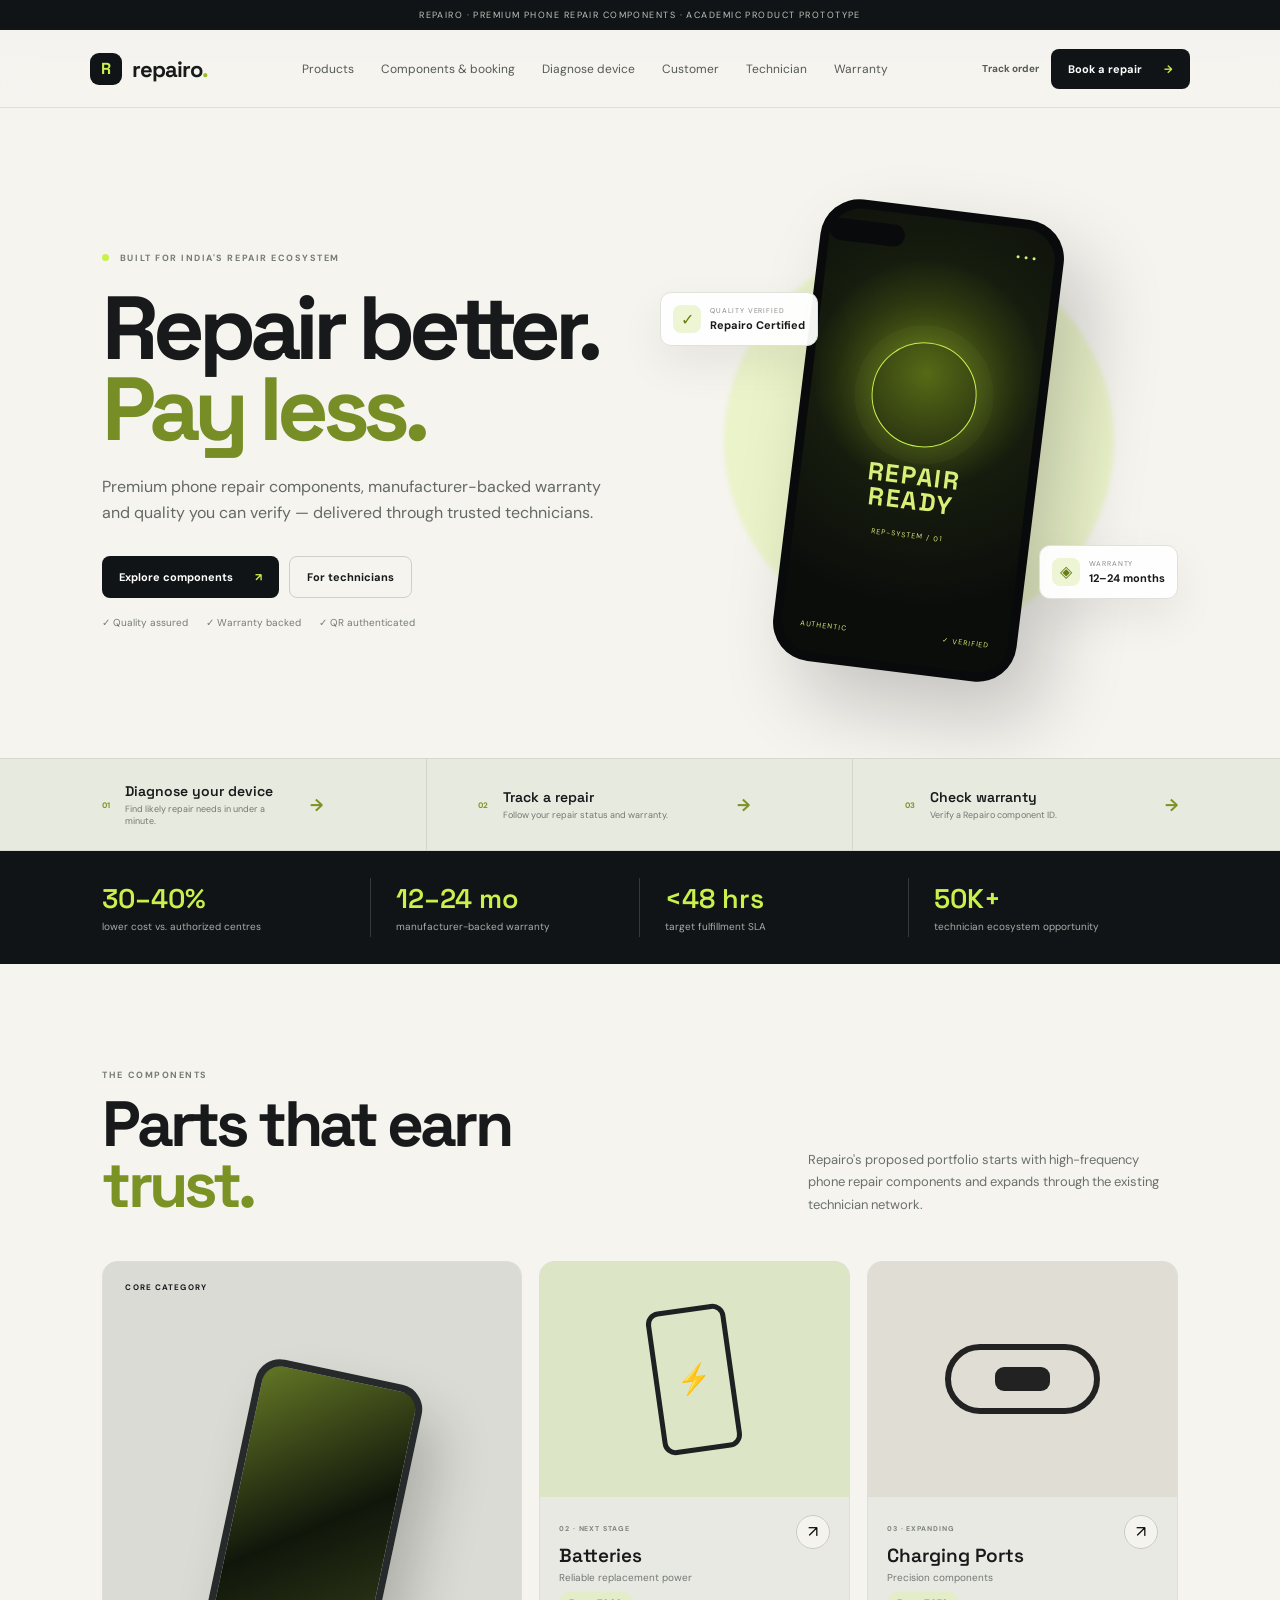
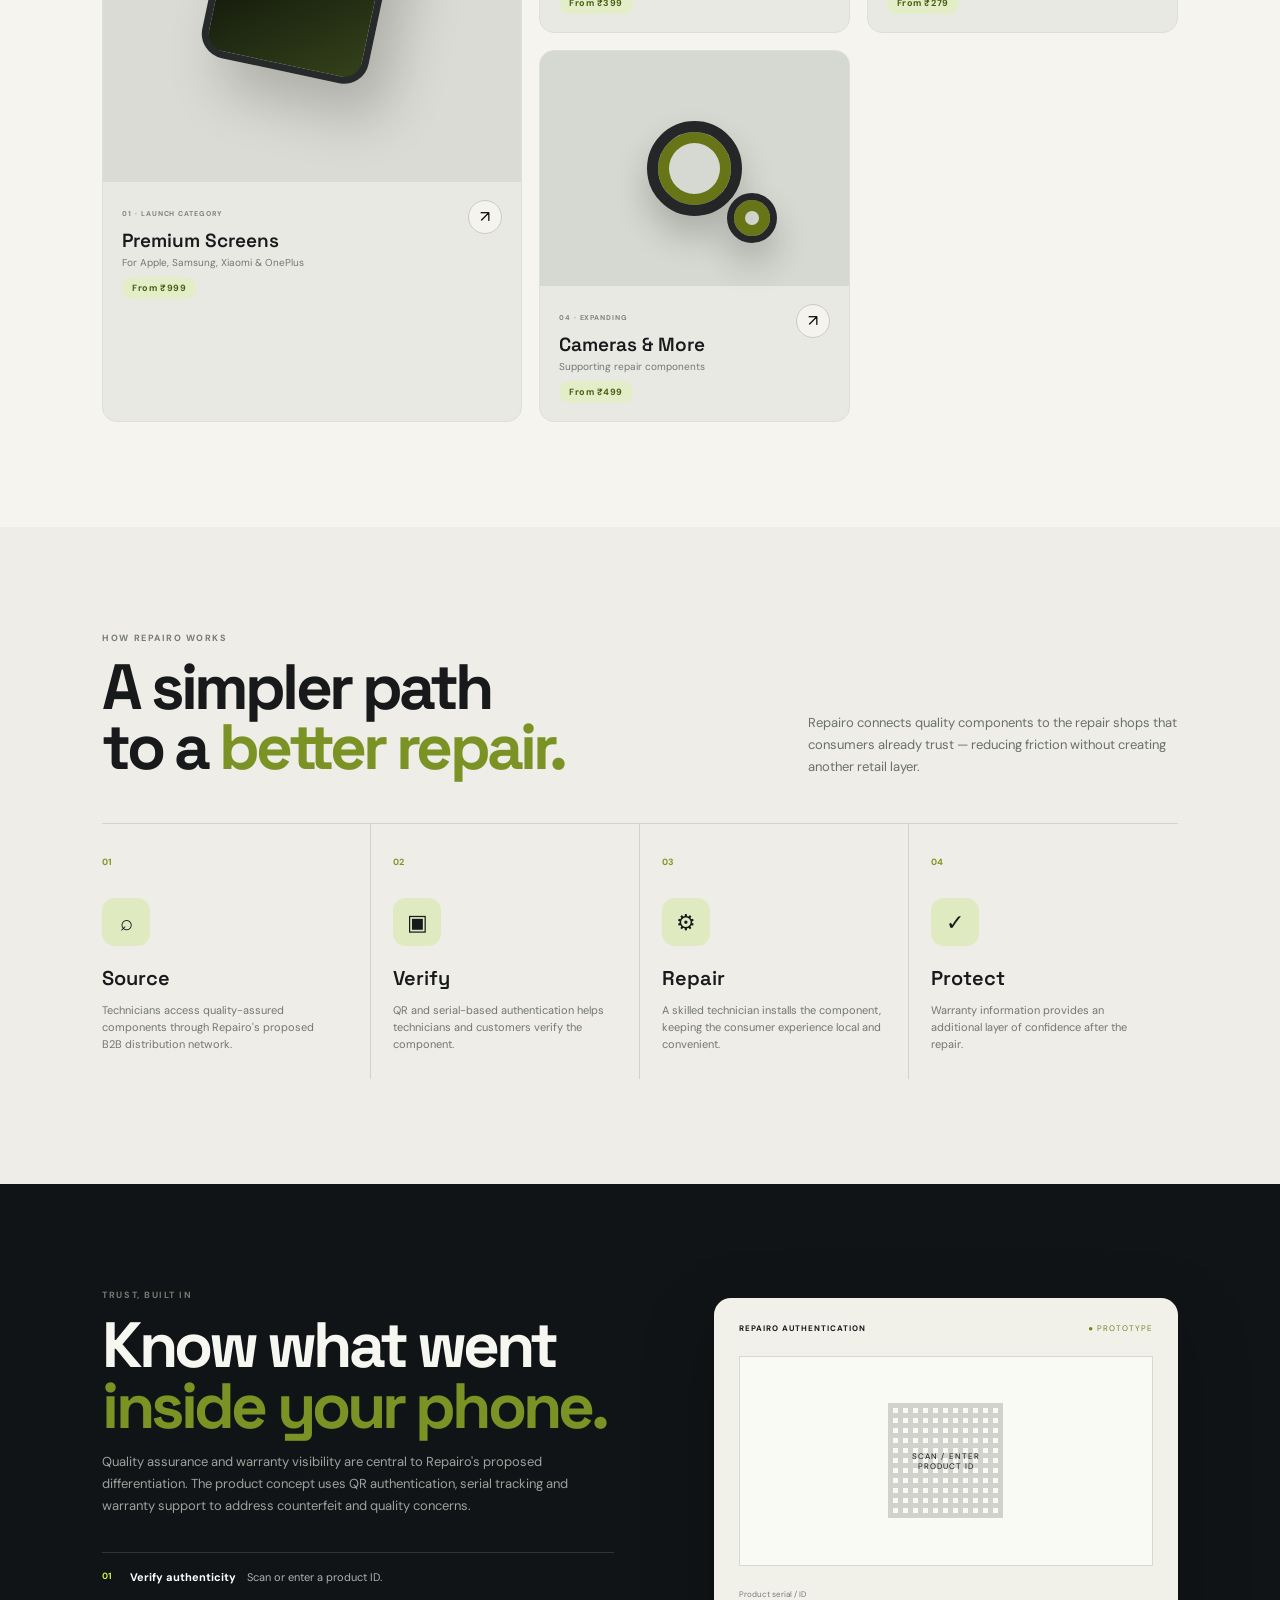
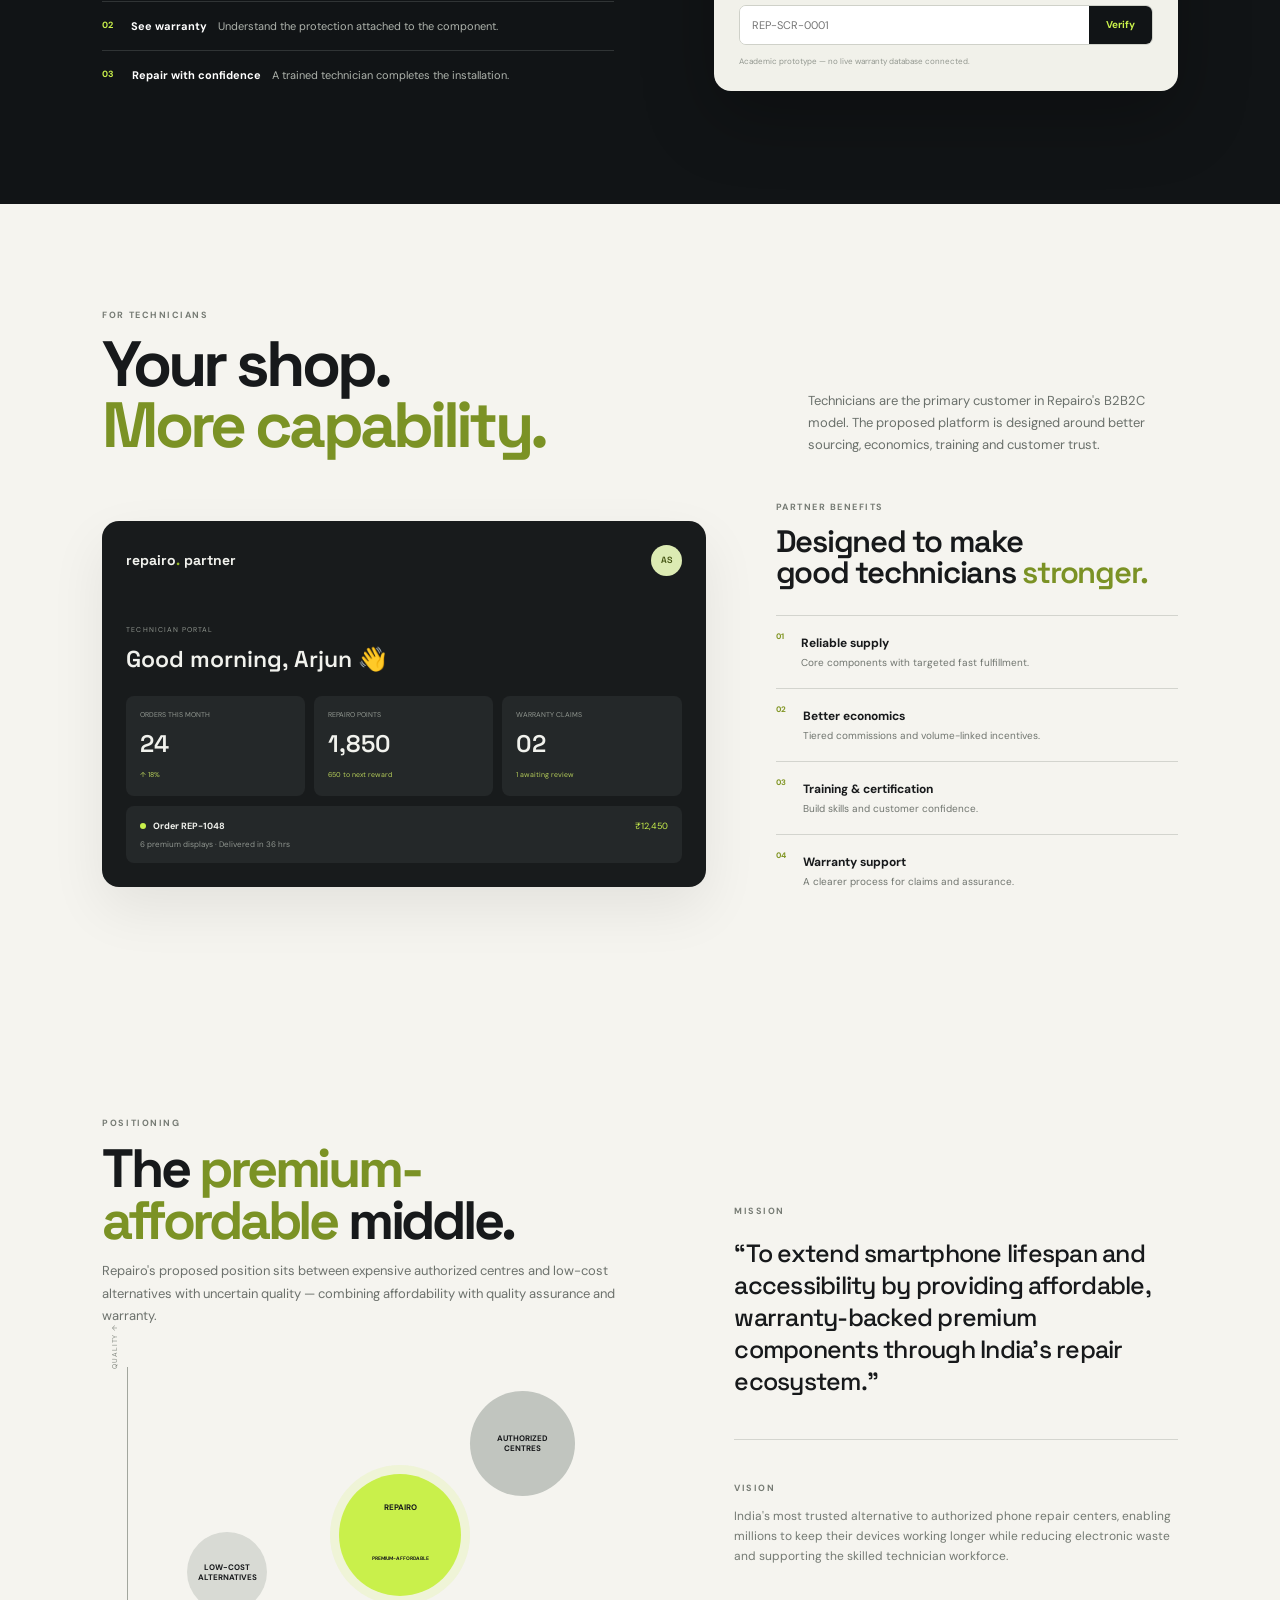
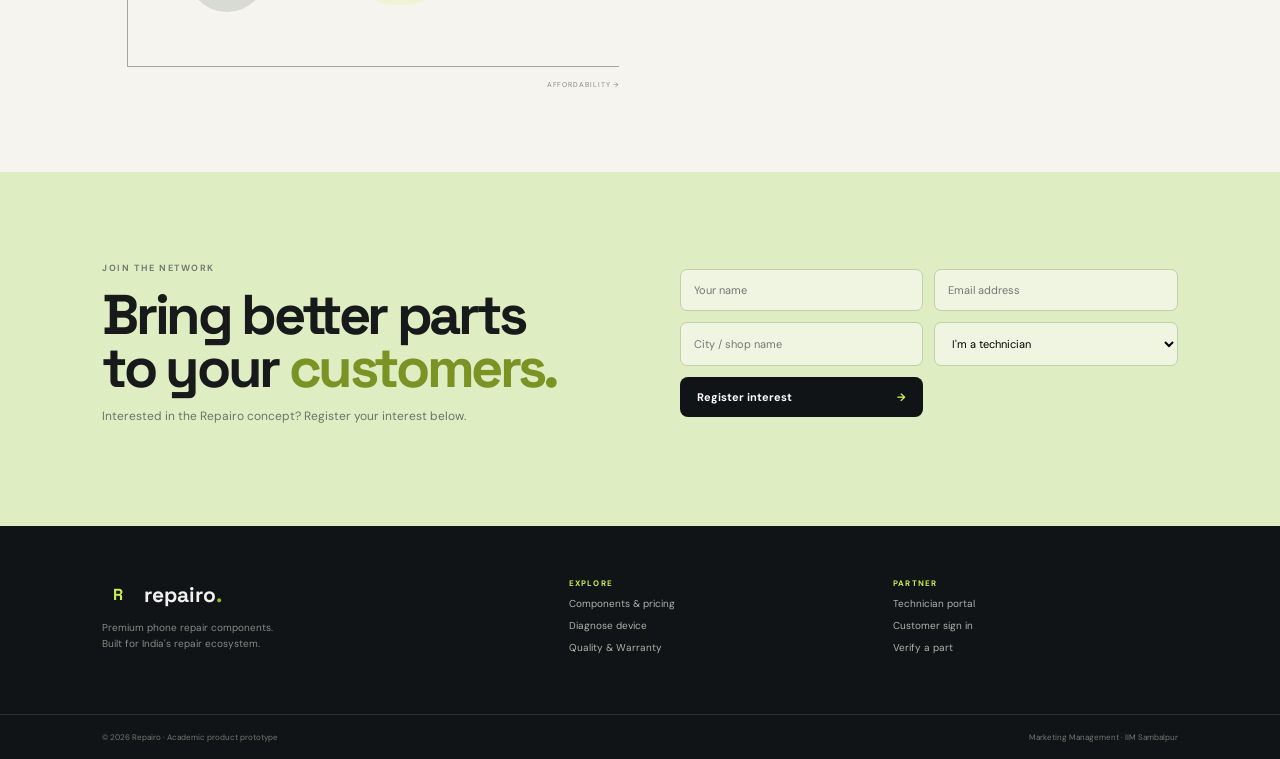
<file: index.html>
<!DOCTYPE html>
<html lang="en">
<head>
  <meta charset="UTF-8">
  <meta name="viewport" content="width=device-width, initial-scale=1.0">
  <meta name="description" content="Repairo — premium phone repair components, warranty-backed and built for India's repair ecosystem.">
  <title>Repairo | Premium Repair Components</title>
  <link rel="preconnect" href="https://fonts.googleapis.com">
  <link rel="preconnect" href="https://fonts.gstatic.com" crossorigin>
  <link href="https://fonts.googleapis.com/css2?family=DM+Sans:wght@400;500;600;700&family=Space+Grotesk:wght@500;600;700&display=swap" rel="stylesheet">
  <link rel="stylesheet" href="style.css">
</head>
<body>
  <div class="topbar">REPAIRO · PREMIUM PHONE REPAIR COMPONENTS · ACADEMIC PRODUCT PROTOTYPE</div>

  <header class="navbar">
    <a class="logo" href="#home"><span class="logo-box">R</span><span>repairo<span class="lime">.</span></span></a>
    <nav id="nav">
      <a href="#products">Products</a>
      <a href="components.html">Components & booking</a>
      <a href="diagnose.html">Diagnose device</a>
      <a href="customer.html">Customer</a>
      <a href="technician.html">Technician</a>
      <a href="warranty.html">Warranty</a>
    </nav>
    <div class="nav-actions"><a class="nav-login" href="track.html">Track order</a><a class="nav-button" href="components.html">Book a repair <b>→</b></a></div>
    <button class="hamburger" id="hamburger">☰</button>
  </header>

  <main>
    <section class="hero" id="home">
      <div class="hero-content">
        <div class="eyebrow"><span class="live-dot"></span> BUILT FOR INDIA'S REPAIR ECOSYSTEM</div>
        <h1>Repair better.<br><span>Pay less.</span></h1>
        <p>Premium phone repair components, manufacturer-backed warranty and quality you can verify — delivered through trusted technicians.</p>
        <div class="actions">
          <a class="button dark" href="#products">Explore components <b>↗</b></a>
          <a class="button light" href="#technicians">For technicians</a>
        </div>
        <div class="mini-proof"><span>✓ Quality assured</span><span>✓ Warranty backed</span><span>✓ QR authenticated</span></div>
      </div>

      <div class="hero-visual">
        <div class="glow"></div>
        <div class="phone">
          <div class="phone-camera"></div>
          <div class="phone-screen">
            <div class="phone-status"><span>09:41</span><span>● ● ●</span></div>
            <div class="scan">
              <div class="scan-circle"></div>
              <strong>REPAIR<br>READY</strong>
              <small>REP-SYSTEM / 01</small>
            </div>
            <div class="phone-footer"><span>AUTHENTIC</span><span>✓ VERIFIED</span></div>
          </div>
        </div>
        <div class="float-card card-one"><span class="icon">✓</span><div><small>QUALITY VERIFIED</small><strong>Repairo Certified</strong></div></div>
        <div class="float-card card-two"><span class="icon">◈</span><div><small>WARRANTY</small><strong>12–24 months</strong></div></div>
      </div>
    </section>

    <section class="quick-tools">
      <a href="diagnose.html"><span>01</span><div><b>Diagnose your device</b><small>Find likely repair needs in under a minute.</small></div><strong>→</strong></a>
      <a href="track.html"><span>02</span><div><b>Track a repair</b><small>Follow your repair status and warranty.</small></div><strong>→</strong></a>
      <a href="warranty.html"><span>03</span><div><b>Check warranty</b><small>Verify a Repairo component ID.</small></div><strong>→</strong></a>
    </section>

    <section class="metrics">
      <div><strong>30–40%</strong><span>lower cost vs. authorized centres</span></div>
      <div><strong>12–24 mo</strong><span>manufacturer-backed warranty</span></div>
      <div><strong>&lt;48 hrs</strong><span>target fulfillment SLA</span></div>
      <div><strong>50K+</strong><span>technician ecosystem opportunity</span></div>
    </section>

    <section class="section" id="products">
      <div class="section-heading">
        <div><div class="eyebrow">THE COMPONENTS</div><h2>Parts that earn<br><span>trust.</span></h2></div>
        <p>Repairo's proposed portfolio starts with high-frequency phone repair components and expands through the existing technician network.</p>
      </div>

      <div class="products">
        <article class="product featured" data-product="screens">
          <div class="product-art display-art"><label>CORE CATEGORY</label><div class="display"></div></div>
          <div class="product-copy"><div><small>01 · LAUNCH CATEGORY</small><h3>Premium Screens</h3><p>For Apple, Samsung, Xiaomi & OnePlus</p></div><button>↗</button></div>
        </article>
        <article class="product" data-product="batteries">
          <div class="product-art battery-art"><div class="battery">⚡</div></div>
          <div class="product-copy"><div><small>02 · NEXT STAGE</small><h3>Batteries</h3><p>Reliable replacement power</p></div><button>↗</button></div>
        </article>
        <article class="product" data-product="charging">
          <div class="product-art port-art"><div class="charging-port"></div></div>
          <div class="product-copy"><div><small>03 · EXPANDING</small><h3>Charging Ports</h3><p>Precision components</p></div><button>↗</button></div>
        </article>
        <article class="product" data-product="cameras">
          <div class="product-art camera-art"><div class="camera-lens"></div><div class="camera-lens small"></div></div>
          <div class="product-copy"><div><small>04 · EXPANDING</small><h3>Cameras & More</h3><p>Supporting repair components</p></div><button>↗</button></div>
        </article>
      </div>
    </section>

    <section class="how section" id="how">
      <div class="section-heading">
        <div><div class="eyebrow">HOW REPAIRO WORKS</div><h2>A simpler path<br>to a <span>better repair.</span></h2></div>
        <p>Repairo connects quality components to the repair shops that consumers already trust — reducing friction without creating another retail layer.</p>
      </div>
      <div class="steps">
        <div class="step"><span>01</span><div class="step-icon">⌕</div><h3>Source</h3><p>Technicians access quality-assured components through Repairo's proposed B2B distribution network.</p></div>
        <div class="step"><span>02</span><div class="step-icon">▣</div><h3>Verify</h3><p>QR and serial-based authentication helps technicians and customers verify the component.</p></div>
        <div class="step"><span>03</span><div class="step-icon">⚙</div><h3>Repair</h3><p>A skilled technician installs the component, keeping the consumer experience local and convenient.</p></div>
        <div class="step"><span>04</span><div class="step-icon">✓</div><h3>Protect</h3><p>Warranty information provides an additional layer of confidence after the repair.</p></div>
      </div>
    </section>

    <section class="trust" id="quality">
      <div class="trust-copy">
        <div class="eyebrow">TRUST, BUILT IN</div>
        <h2>Know what went<br><span>inside your phone.</span></h2>
        <p>Quality assurance and warranty visibility are central to Repairo's proposed differentiation. The product concept uses QR authentication, serial tracking and warranty support to address counterfeit and quality concerns.</p>
        <div class="trust-list">
          <div><b>01</b><span><strong>Verify authenticity</strong> Scan or enter a product ID.</span></div>
          <div><b>02</b><span><strong>See warranty</strong> Understand the protection attached to the component.</span></div>
          <div><b>03</b><span><strong>Repair with confidence</strong> A trained technician completes the installation.</span></div>
        </div>
      </div>

      <div class="verify-box">
        <div class="verify-head"><b>REPAIRO AUTHENTICATION</b><span>● PROTOTYPE</span></div>
        <div class="qr"><div class="qr-pattern"></div><span>SCAN / ENTER<br>PRODUCT ID</span></div>
        <label>Product serial / ID</label>
        <div class="verify-input"><input id="serial" placeholder="REP-SCR-0001"><button id="verify">Verify</button></div>
        <div id="verify-result"></div>
        <small class="note">Academic prototype — no live warranty database connected.</small>
      </div>
    </section>

    <section class="section technician-section" id="technicians">
      <div class="section-heading">
        <div><div class="eyebrow">FOR TECHNICIANS</div><h2>Your shop.<br><span>More capability.</span></h2></div>
        <p>Technicians are the primary customer in Repairo's B2B2C model. The proposed platform is designed around better sourcing, economics, training and customer trust.</p>
      </div>

      <div class="tech-grid">
        <div class="dashboard">
          <div class="dash-nav"><b>repairo<span class="lime">.</span> partner</b><span class="avatar">AS</span></div>
          <div class="dash-welcome"><small>TECHNICIAN PORTAL</small><h3>Good morning, Arjun 👋</h3></div>
          <div class="dash-cards">
            <div><small>ORDERS THIS MONTH</small><strong>24</strong><em>↑ 18%</em></div>
            <div><small>REPAIRO POINTS</small><strong>1,850</strong><em>650 to next reward</em></div>
            <div><small>WARRANTY CLAIMS</small><strong>02</strong><em>1 awaiting review</em></div>
          </div>
          <div class="recent"><div><span class="green"></span><b>Order REP-1048</b><span>₹12,450</span></div><small>6 premium displays · Delivered in 36 hrs</small></div>
        </div>

        <div class="benefits">
          <div class="eyebrow">PARTNER BENEFITS</div>
          <h3>Designed to make<br>good technicians <span>stronger.</span></h3>
          <div class="benefit"><b>01</b><div><strong>Reliable supply</strong><p>Core components with targeted fast fulfillment.</p></div></div>
          <div class="benefit"><b>02</b><div><strong>Better economics</strong><p>Tiered commissions and volume-linked incentives.</p></div></div>
          <div class="benefit"><b>03</b><div><strong>Training & certification</strong><p>Build skills and customer confidence.</p></div></div>
          <div class="benefit"><b>04</b><div><strong>Warranty support</strong><p>A clearer process for claims and assurance.</p></div></div>
        </div>
      </div>
    </section>

    <section class="positioning section" id="about">
      <div class="position-card">
        <div class="eyebrow">POSITIONING</div>
        <h2>The <span>premium-affordable</span> middle.</h2>
        <p>Repairo's proposed position sits between expensive authorized centres and low-cost alternatives with uncertain quality — combining affordability with quality assurance and warranty.</p>
        <div class="map">
          <i class="quality-axis">QUALITY ↑</i><i class="price-axis">AFFORDABILITY →</i>
          <span class="bubble low">LOW-COST<br>ALTERNATIVES</span>
          <span class="bubble oem">AUTHORIZED<br>CENTRES</span>
          <span class="bubble repairo">REPAIRO<small>PREMIUM-AFFORDABLE</small></span>
        </div>
      </div>
      <div class="purpose">
        <div class="eyebrow">MISSION</div>
        <blockquote>“To extend smartphone lifespan and accessibility by providing affordable, warranty-backed premium components through India's repair ecosystem.”</blockquote>
        <div class="divider"></div>
        <div class="eyebrow">VISION</div>
        <p>India's most trusted alternative to authorized phone repair centers, enabling millions to keep their devices working longer while reducing electronic waste and supporting the skilled technician workforce.</p>
      </div>
    </section>

    <section class="partner" id="partner">
      <div><div class="eyebrow">JOIN THE NETWORK</div><h2>Bring better parts<br>to your <span>customers.</span></h2><p>Interested in the Repairo concept? Register your interest below.</p></div>
      <form id="partner-form">
        <input required placeholder="Your name">
        <input required type="email" placeholder="Email address">
        <input placeholder="City / shop name">
        <select><option>I'm a technician</option><option>I'm a business partner</option><option>I'm a consumer</option></select>
        <button class="button dark" type="submit">Register interest <b>→</b></button>
        <div id="form-message"></div>
      </form>
    </section>
  </main>

  <footer>
    <div class="footer-main">
      <div class="footer-brand"><span class="logo-box">R</span><strong>repairo<span class="lime">.</span></strong><p>Premium phone repair components.<br>Built for India's repair ecosystem.</p></div>
      <div class="footer-column"><b>EXPLORE</b><a href="components.html">Components & pricing</a><a href="diagnose.html">Diagnose device</a><a href="warranty.html">Quality & Warranty</a></div>
      <div class="footer-column"><b>PARTNER</b><a href="technician.html">Technician portal</a><a href="customer.html">Customer sign in</a><a href="warranty.html">Verify a part</a></div>
    </div>
    <div class="footer-bottom"><span>© 2026 Repairo · Academic product prototype</span><span>Marketing Management · IIM Sambalpur</span></div>
  </footer>

  <div class="modal hidden" id="modal">
    <div class="backdrop"></div>
    <div class="modal-box"><button id="close">×</button><div class="eyebrow">REPAIRO COMPONENT</div><h2 id="modal-title"></h2><p id="modal-description"></p><div class="pills"><span>✓ Quality assured</span><span>✓ Warranty backed</span><span>✓ QR authenticated</span></div><a class="button dark" href="#partner" id="modal-link">Request product details →</a></div>
  </div>
  <script src="config.js"></script>
  <script src="catalog-data.js"></script>
  <script src="script.js"></script>
</body>
</html>
</file>
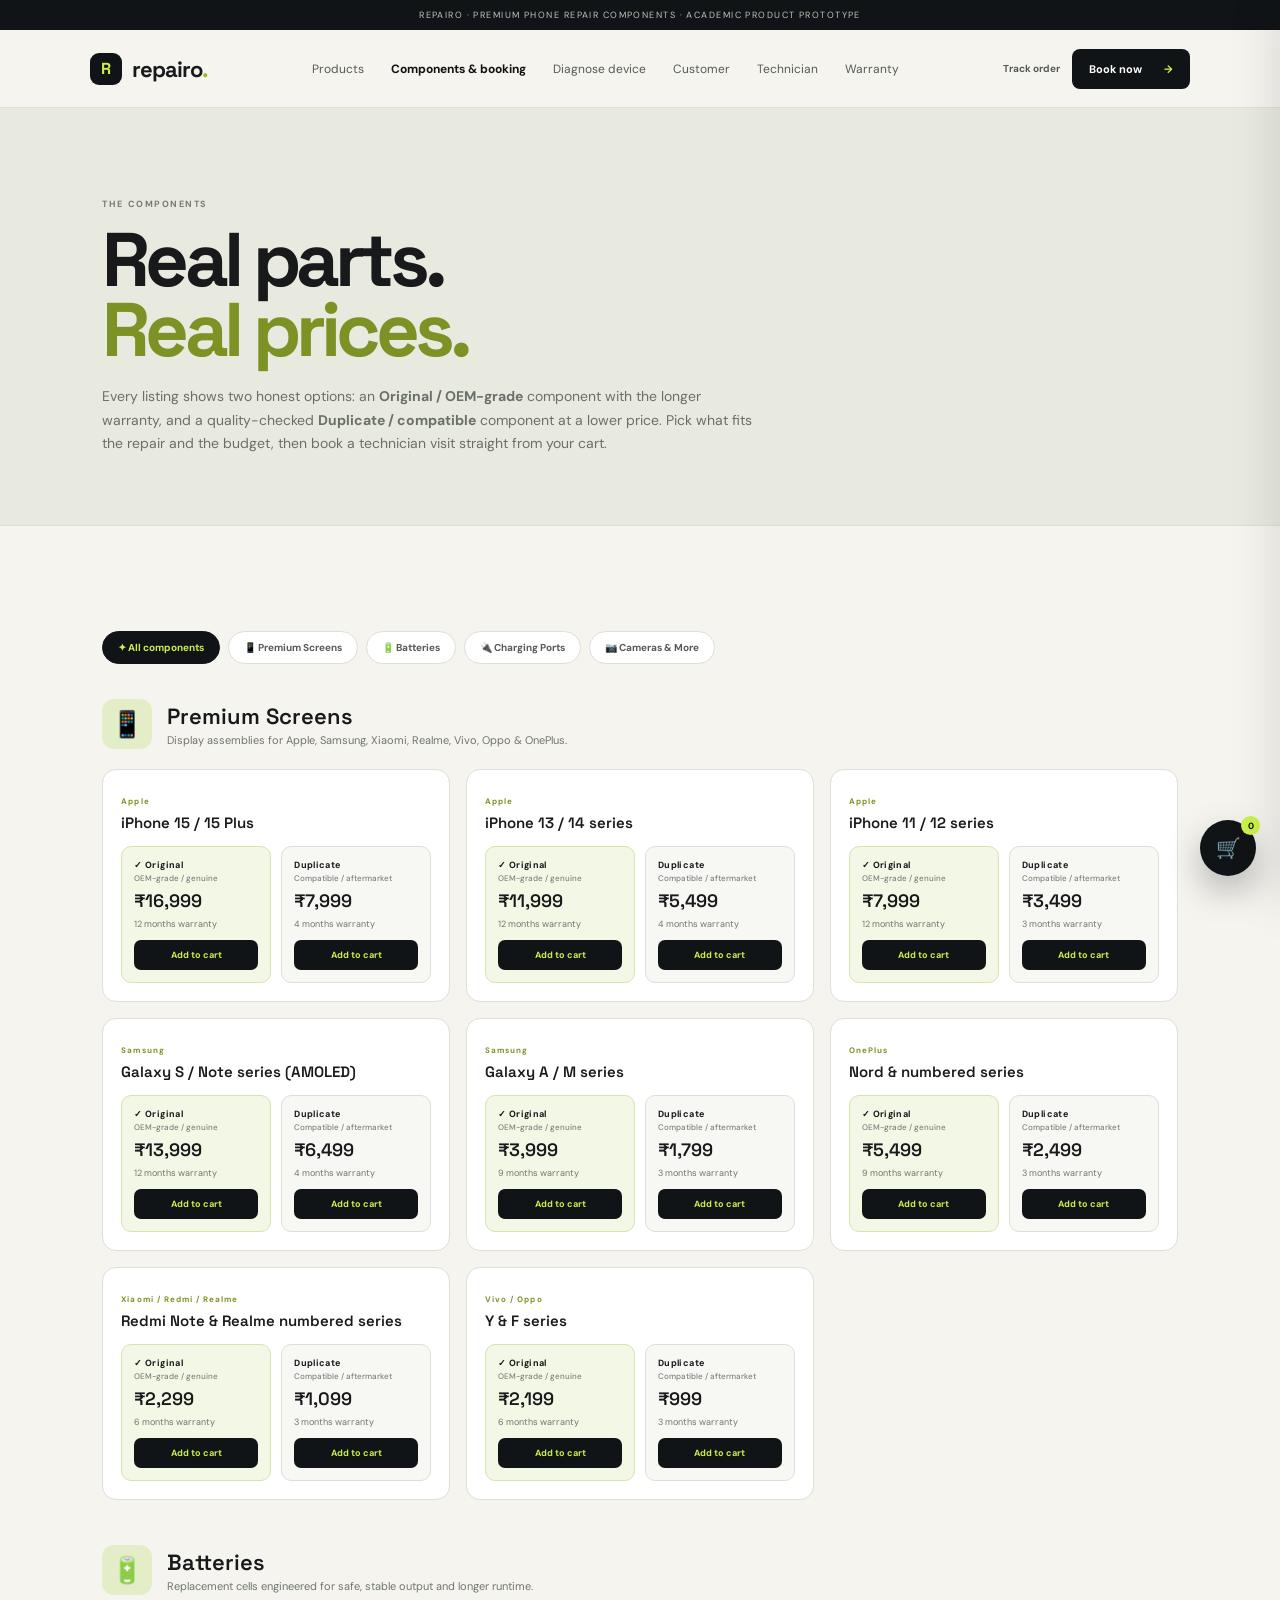
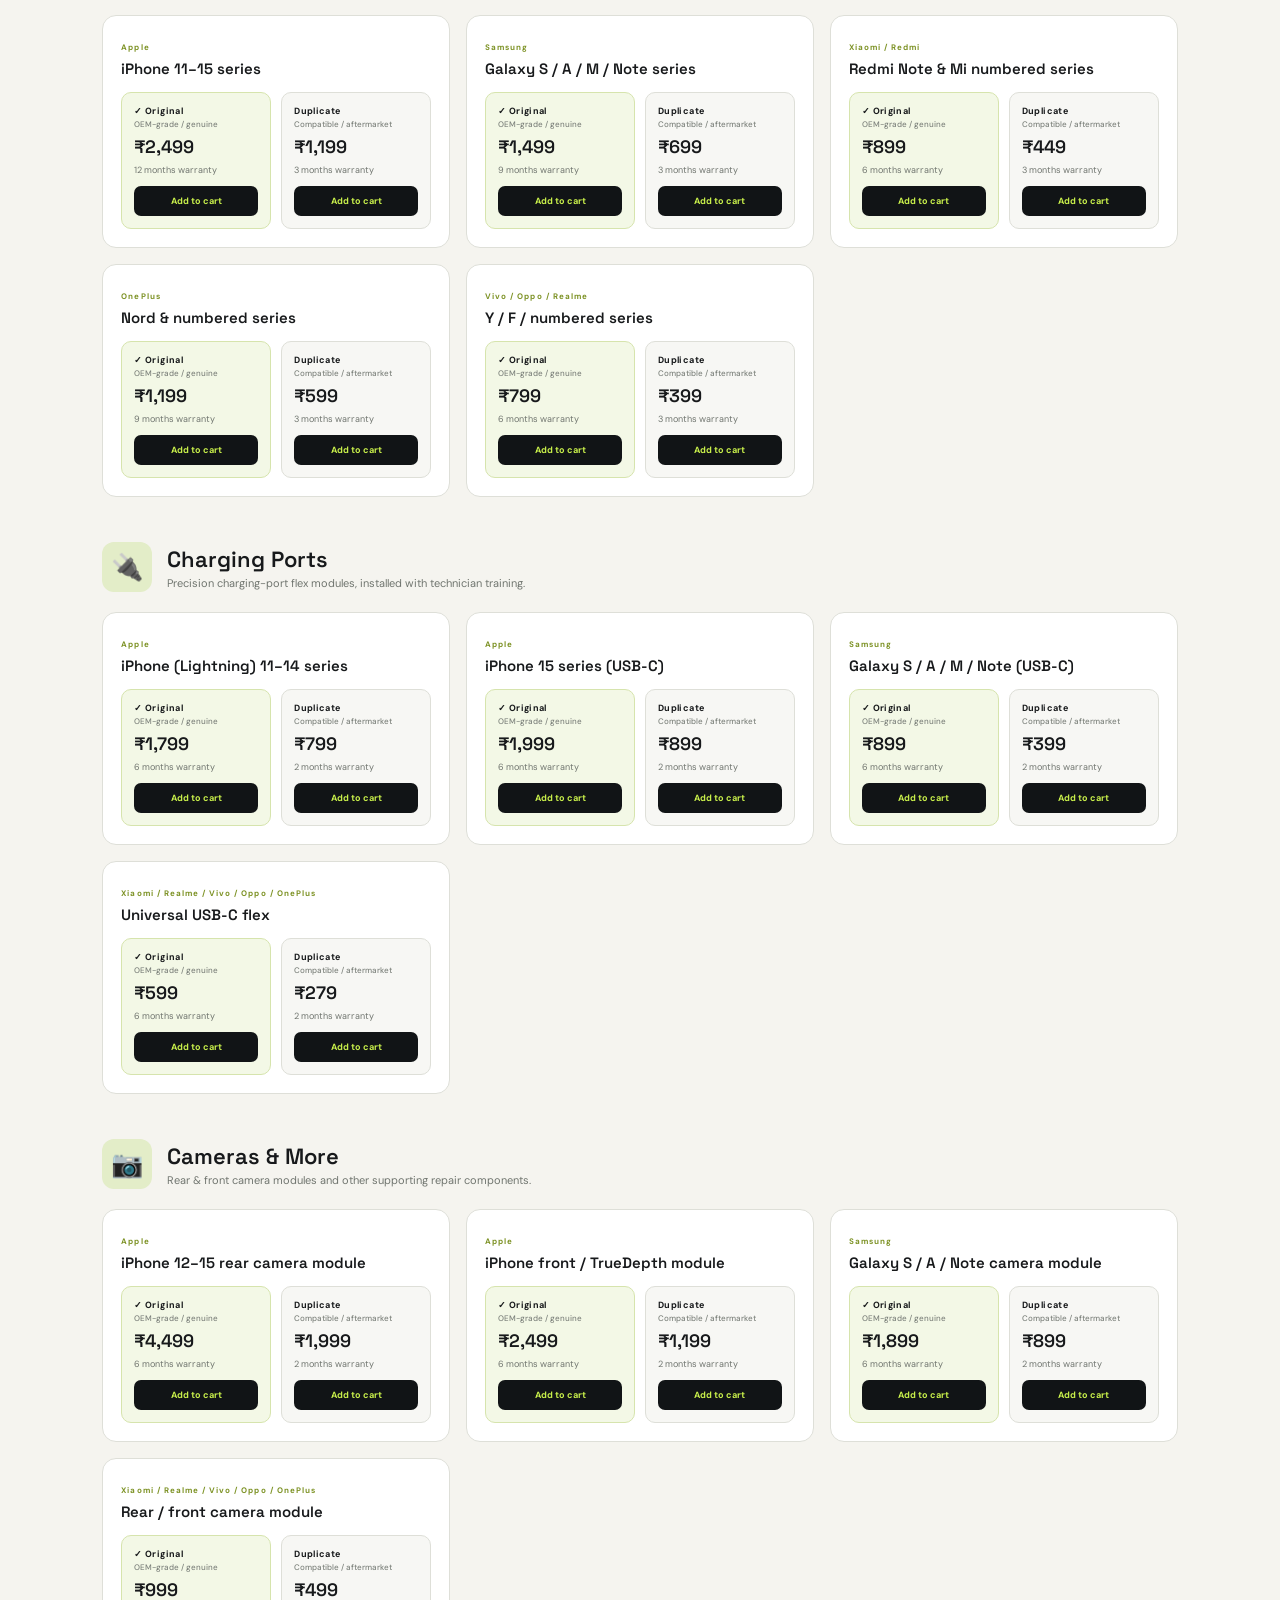
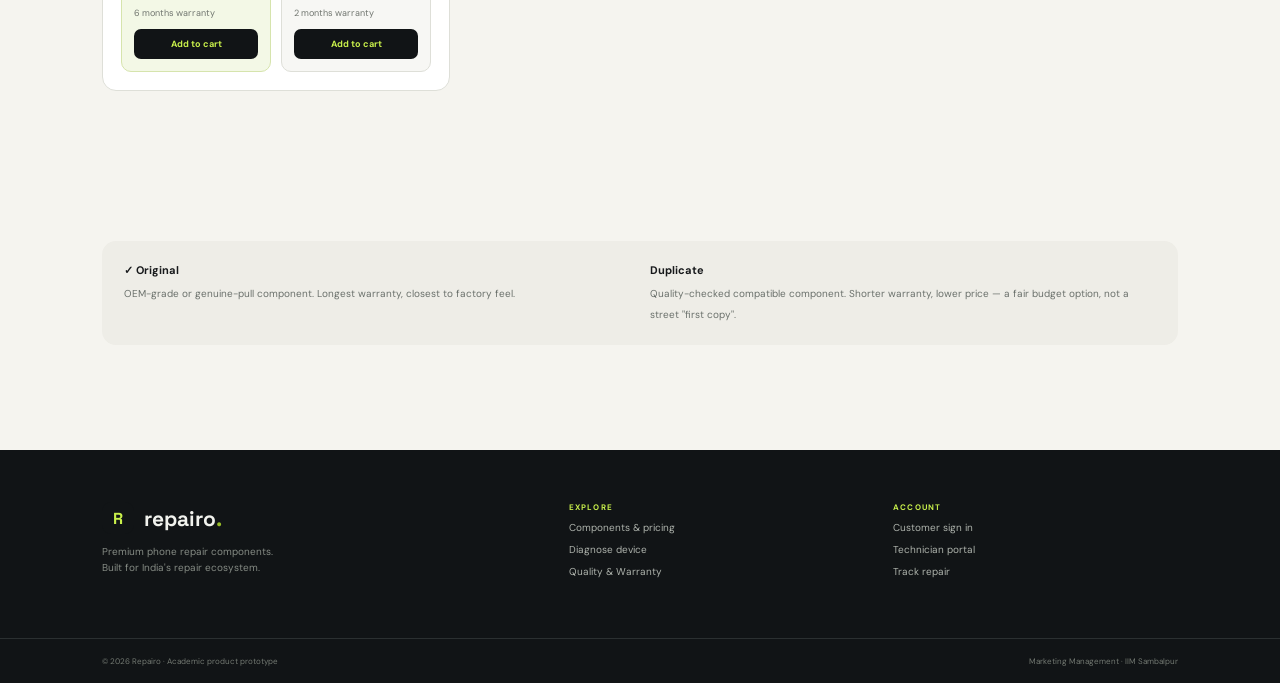
<file: components - Copy.html>
<!DOCTYPE html>
<html lang="en">
<head>
<meta charset="UTF-8">
<meta name="viewport" content="width=device-width, initial-scale=1.0">
<meta name="description" content="Repairo components catalogue — real Original and Duplicate pricing for every part.">
<title>Components & Pricing | Repairo</title>
<link rel="preconnect" href="https://fonts.googleapis.com">
<link rel="preconnect" href="https://fonts.gstatic.com" crossorigin>
<link href="https://fonts.googleapis.com/css2?family=DM+Sans:wght@400;500;600;700&family=Space+Grotesk:wght@500;600;700&display=swap" rel="stylesheet">
<link rel="stylesheet" href="style.css">
</head>
<body>
<div class="topbar">REPAIRO · PREMIUM PHONE REPAIR COMPONENTS · ACADEMIC PRODUCT PROTOTYPE</div>

<header class="navbar">
  <a class="logo" href="index.html"><span class="logo-box">R</span><span>repairo<span class="lime">.</span></span></a>
  <nav id="nav">
    <a href="index.html#products">Products</a>
    <a href="components.html" class="nav-current">Components & booking</a>
    <a href="diagnose.html">Diagnose device</a>
    <a href="customer.html">Customer</a>
    <a href="technician.html">Technician</a>
    <a href="warranty.html">Warranty</a>
  </nav>
  <div class="nav-actions">
    <a class="nav-login" href="track.html">Track order</a>
    <a class="nav-button" href="checkout.html">Book now <b>→</b></a>
  </div>
  <button class="hamburger" id="hamburger">☰</button>
</header>

<main>
  <section class="inner-hero">
    <div class="eyebrow">THE COMPONENTS</div>
    <h1>Real parts.<br><span>Real prices.</span></h1>
    <p>Every listing shows two honest options: an <strong>Original / OEM-grade</strong> component with the longer warranty, and a quality-checked <strong>Duplicate / compatible</strong> component at a lower price. Pick what fits the repair and the budget, then book a technician visit straight from your cart.</p>
  </section>

  <section class="section catalog-section">
    <div class="catalog-tabs" id="catalog-tabs"></div>
    <div class="catalog-grid" id="catalog-grid"></div>
  </section>

  <section class="section" style="padding-top:0">
    <div class="tier-legend">
      <div><b>✓ Original</b><span>OEM-grade or genuine-pull component. Longest warranty, closest to factory feel.</span></div>
      <div><b>Duplicate</b><span>Quality-checked compatible component. Shorter warranty, lower price — a fair budget option, not a street "first copy".</span></div>
    </div>
  </section>
</main>

<footer>
  <div class="footer-main">
    <div class="footer-brand"><span class="logo-box">R</span><strong>repairo<span class="lime">.</span></strong><p>Premium phone repair components.<br>Built for India's repair ecosystem.</p></div>
    <div class="footer-column"><b>EXPLORE</b><a href="components.html">Components & pricing</a><a href="diagnose.html">Diagnose device</a><a href="warranty.html">Quality & Warranty</a></div>
    <div class="footer-column"><b>ACCOUNT</b><a href="customer.html">Customer sign in</a><a href="technician.html">Technician portal</a><a href="track.html">Track repair</a></div>
  </div>
  <div class="footer-bottom"><span>© 2026 Repairo · Academic product prototype</span><span>Marketing Management · IIM Sambalpur</span></div>
</footer>

<!-- Cart -->
<button class="cart-fab" id="cart-fab">🛒<span class="cart-fab-count" id="cart-fab-count">0</span></button>
<div class="cart-drawer" id="cart-drawer">
  <div class="cart-drawer-head"><b>Your cart</b><button id="cart-drawer-close">×</button></div>
  <div class="cart-lines" id="cart-lines"></div>
  <div class="cart-drawer-foot">
    <div class="cart-total-row"><span>Total</span><strong id="cart-total-amount">₹0</strong></div>
    <a class="button dark cart-checkout-link" href="checkout.html" id="checkout-link">Proceed to booking <b>→</b></a>
  </div>
</div>
<div class="cart-backdrop" id="cart-backdrop"></div>

<script src="script.js"></script>
<script src="config.js"></script>
<script src="catalog-data.js"></script>
<script src="cart.js"></script>
<script src="catalog.js"></script>
</body>
</html>
</file>
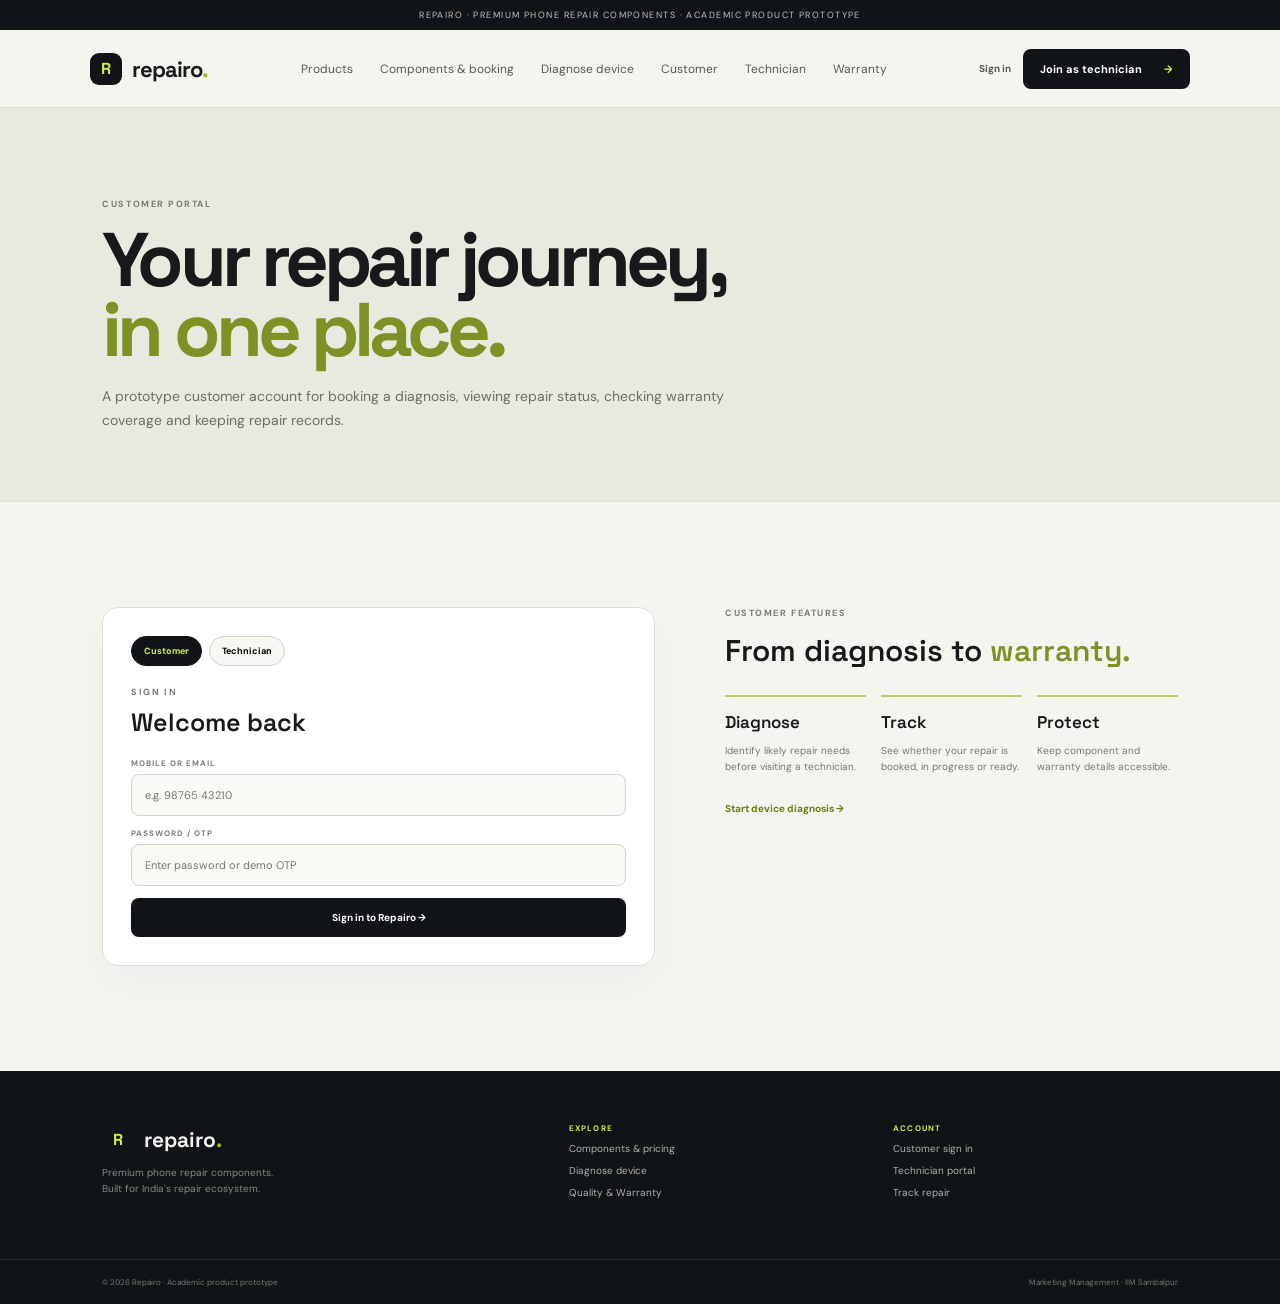
<file: customer - Copy.html>
<!DOCTYPE html><html lang="en"><head><meta charset="UTF-8"><meta name="viewport" content="width=device-width, initial-scale=1.0"><meta name="description" content="Repairo academic product prototype"><title>Customer Sign In | Repairo</title><link rel="preconnect" href="https://fonts.googleapis.com"><link rel="preconnect" href="https://fonts.gstatic.com" crossorigin><link href="https://fonts.googleapis.com/css2?family=DM+Sans:wght@400;500;600;700&family=Space+Grotesk:wght@500;600;700&display=swap" rel="stylesheet"><link rel="stylesheet" href="style.css"></head><body><div class="topbar">REPAIRO · PREMIUM PHONE REPAIR COMPONENTS · ACADEMIC PRODUCT PROTOTYPE</div><header class="navbar"><a class="logo" href="index.html"><span class="logo-box">R</span><span>repairo<span class="lime">.</span></span></a><nav id="nav"><a href="index.html#products">Products</a><a href="components.html">Components & booking</a><a href="diagnose.html">Diagnose device</a><a href="customer.html">Customer</a><a href="technician.html">Technician</a><a href="warranty.html">Warranty</a></nav><div class="nav-actions"><a class="nav-login" href="customer.html">Sign in</a><a class="nav-button" href="technician.html">Join as technician <b>→</b></a></div><button class="hamburger" id="hamburger">☰</button></header><main><section class="inner-hero"><div class="eyebrow">CUSTOMER PORTAL</div><h1>Your repair journey,<br><span>in one place.</span></h1><p>A prototype customer account for booking a diagnosis, viewing repair status, checking warranty coverage and keeping repair records.</p></section><section class="section"><div class="page-grid"><div class="panel"><div class="role-tabs"><button class="role-tab active">Customer</button><button class="role-tab" onclick="location.href='technician.html'">Technician</button></div><div class="eyebrow">SIGN IN</div><h3>Welcome back</h3><form id="customer-login" class="form-grid"><div class="field full"><label>MOBILE OR EMAIL</label><input required placeholder="e.g. 98765 43210"></div><div class="field full"><label>PASSWORD / OTP</label><input required placeholder="Enter password or demo OTP"></div><button class="submit field full" type="submit">Sign in to Repairo →</button></form><div id="customer-result" class="result-box"></div></div><div><div class="eyebrow">CUSTOMER FEATURES</div><h3 style="font:600 30px 'Space Grotesk';margin:12px 0 25px">From diagnosis to <span style="color:#7b9225">warranty.</span></h3><div class="info-cards"><div class="info-card"><b>Diagnose</b><p>Identify likely repair needs before visiting a technician.</p></div><div class="info-card"><b>Track</b><p>See whether your repair is booked, in progress or ready.</p></div><div class="info-card"><b>Protect</b><p>Keep component and warranty details accessible.</p></div></div><a class="back-link" href="diagnose.html">Start device diagnosis →</a></div></div></section></main><footer><div class="footer-main"><div class="footer-brand"><span class="logo-box">R</span><strong>repairo<span class="lime">.</span></strong><p>Premium phone repair components.<br>Built for India's repair ecosystem.</p></div><div class="footer-column"><b>EXPLORE</b><a href="components.html">Components & pricing</a><a href="diagnose.html">Diagnose device</a><a href="warranty.html">Quality & Warranty</a></div><div class="footer-column"><b>ACCOUNT</b><a href="customer.html">Customer sign in</a><a href="technician.html">Technician portal</a><a href="track.html">Track repair</a></div></div><div class="footer-bottom"><span>© 2026 Repairo · Academic product prototype</span><span>Marketing Management · IIM Sambalpur</span></div></footer><script src="script.js"></script></body></html>
</file>
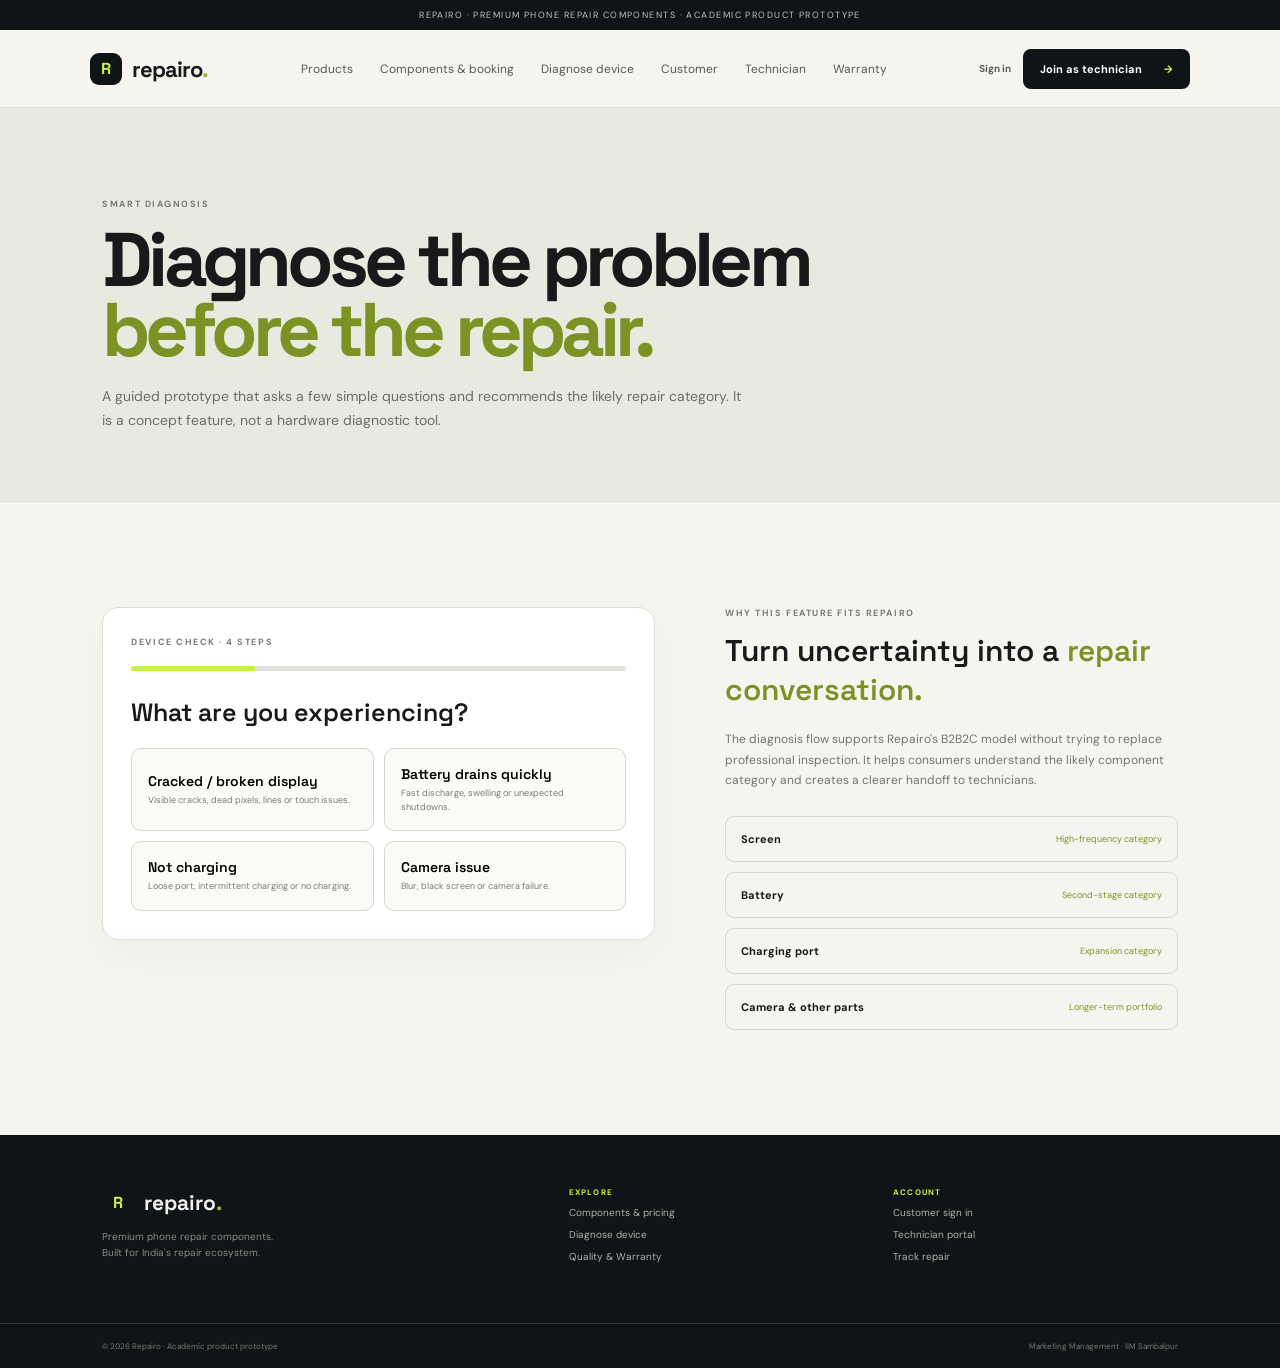
<file: diagnose - Copy.html>
<!DOCTYPE html><html lang="en"><head><meta charset="UTF-8"><meta name="viewport" content="width=device-width, initial-scale=1.0"><meta name="description" content="Repairo academic product prototype"><title>Device Diagnosis | Repairo</title><link rel="preconnect" href="https://fonts.googleapis.com"><link rel="preconnect" href="https://fonts.gstatic.com" crossorigin><link href="https://fonts.googleapis.com/css2?family=DM+Sans:wght@400;500;600;700&family=Space+Grotesk:wght@500;600;700&display=swap" rel="stylesheet"><link rel="stylesheet" href="style.css"></head><body><div class="topbar">REPAIRO · PREMIUM PHONE REPAIR COMPONENTS · ACADEMIC PRODUCT PROTOTYPE</div><header class="navbar"><a class="logo" href="index.html"><span class="logo-box">R</span><span>repairo<span class="lime">.</span></span></a><nav id="nav"><a href="index.html#products">Products</a><a href="components.html">Components & booking</a><a href="diagnose.html">Diagnose device</a><a href="customer.html">Customer</a><a href="technician.html">Technician</a><a href="warranty.html">Warranty</a></nav><div class="nav-actions"><a class="nav-login" href="customer.html">Sign in</a><a class="nav-button" href="technician.html">Join as technician <b>→</b></a></div><button class="hamburger" id="hamburger">☰</button></header><main><section class="inner-hero"><div class="eyebrow">SMART DIAGNOSIS</div><h1>Diagnose the problem<br><span>before the repair.</span></h1><p>A guided prototype that asks a few simple questions and recommends the likely repair category. It is a concept feature, not a hardware diagnostic tool.</p></section><section class="section"><div class="page-grid"><div class="panel"><div class="eyebrow">DEVICE CHECK · 4 STEPS</div><div class="progress"><i id="diag-progress"></i></div><div class="diagnose-step active" data-step="1"><h3>What are you experiencing?</h3><div class="choice-grid"><button class="choice" data-next="2" data-category="screens"><b>Cracked / broken display</b><small>Visible cracks, dead pixels, lines or touch issues.</small></button><button class="choice" data-next="2" data-category="batteries"><b>Battery drains quickly</b><small>Fast discharge, swelling or unexpected shutdowns.</small></button><button class="choice" data-next="2" data-category="charging"><b>Not charging</b><small>Loose port, intermittent charging or no charging.</small></button><button class="choice" data-next="2" data-category="cameras"><b>Camera issue</b><small>Blur, black screen or camera failure.</small></button></div></div><div class="diagnose-step" data-step="2"><h3>Which device range?</h3><div class="choice-grid"><button class="choice" data-next="3"><b>Entry / Budget</b><small>₹8K–₹25K</small></button><button class="choice" data-next="3"><b>Mid-range</b><small>₹25K–₹60K</small></button><button class="choice" data-next="3"><b>Premium</b><small>₹60K+</small></button><button class="choice" data-next="3"><b>Not sure</b><small>We can identify it at the shop.</small></button></div></div><div class="diagnose-step" data-step="3"><h3>Is the phone currently usable?</h3><div class="choice-grid"><button class="choice" data-next="4"><b>Yes</b><small>Most functions work.</small></button><button class="choice" data-next="4"><b>Partially</b><small>Some functions are affected.</small></button><button class="choice" data-next="4"><b>No</b><small>Phone is unusable.</small></button><button class="choice" data-next="4"><b>Intermittent</b><small>Issue comes and goes.</small></button></div></div><div class="diagnose-step" data-step="4"><h3>Where would you like to repair?</h3><div class="choice-grid"><button class="choice" data-finish="1"><b>Find a technician</b><small>Connect with the proposed Repairo network.</small></button><button class="choice" data-finish="1"><b>I already have a technician</b><small>Take the diagnosis to your preferred shop.</small></button></div></div><div class="diagnose-step" data-step="5"><h3>Diagnosis complete</h3><div class="diagnosis-card"><div class="eyebrow" style="color:#aab47c">LIKELY REPAIR CATEGORY</div><div class="score" id="diag-score">SCREEN</div><p>Based on your responses, here are the priced components for this category — Original and Duplicate, with real warranty terms. Final diagnosis and part selection should still be confirmed by a trained technician.</p><a class="button" id="diag-primary-cta" style="background:#c9f04b;color:#111" href="components.html?cat=screens">View parts & book →</a><a class="back-link" href="technician.html" style="display:block;margin-top:14px">Or find a technician first →</a></div></div></div><div><div class="eyebrow">WHY THIS FEATURE FITS REPAIRO</div><h3 style="font:600 30px 'Space Grotesk';margin:12px 0 20px">Turn uncertainty into a <span style="color:#7b9225">repair conversation.</span></h3><p style="font-size:12px;line-height:1.7;color:#70766f">The diagnosis flow supports Repairo's B2B2C model without trying to replace professional inspection. It helps consumers understand the likely component category and creates a clearer handoff to technicians.</p><div class="service-list" style="margin-top:25px"><div class="service-item"><b>Screen</b><span>High-frequency category</span></div><div class="service-item"><b>Battery</b><span>Second-stage category</span></div><div class="service-item"><b>Charging port</b><span>Expansion category</span></div><div class="service-item"><b>Camera & other parts</b><span>Longer-term portfolio</span></div></div></div></div></section></main><footer><div class="footer-main"><div class="footer-brand"><span class="logo-box">R</span><strong>repairo<span class="lime">.</span></strong><p>Premium phone repair components.<br>Built for India's repair ecosystem.</p></div><div class="footer-column"><b>EXPLORE</b><a href="components.html">Components & pricing</a><a href="diagnose.html">Diagnose device</a><a href="warranty.html">Quality & Warranty</a></div><div class="footer-column"><b>ACCOUNT</b><a href="customer.html">Customer sign in</a><a href="technician.html">Technician portal</a><a href="track.html">Track repair</a></div></div><div class="footer-bottom"><span>© 2026 Repairo · Academic product prototype</span><span>Marketing Management · IIM Sambalpur</span></div></footer><script src="script.js"></script></body></html>
</file>
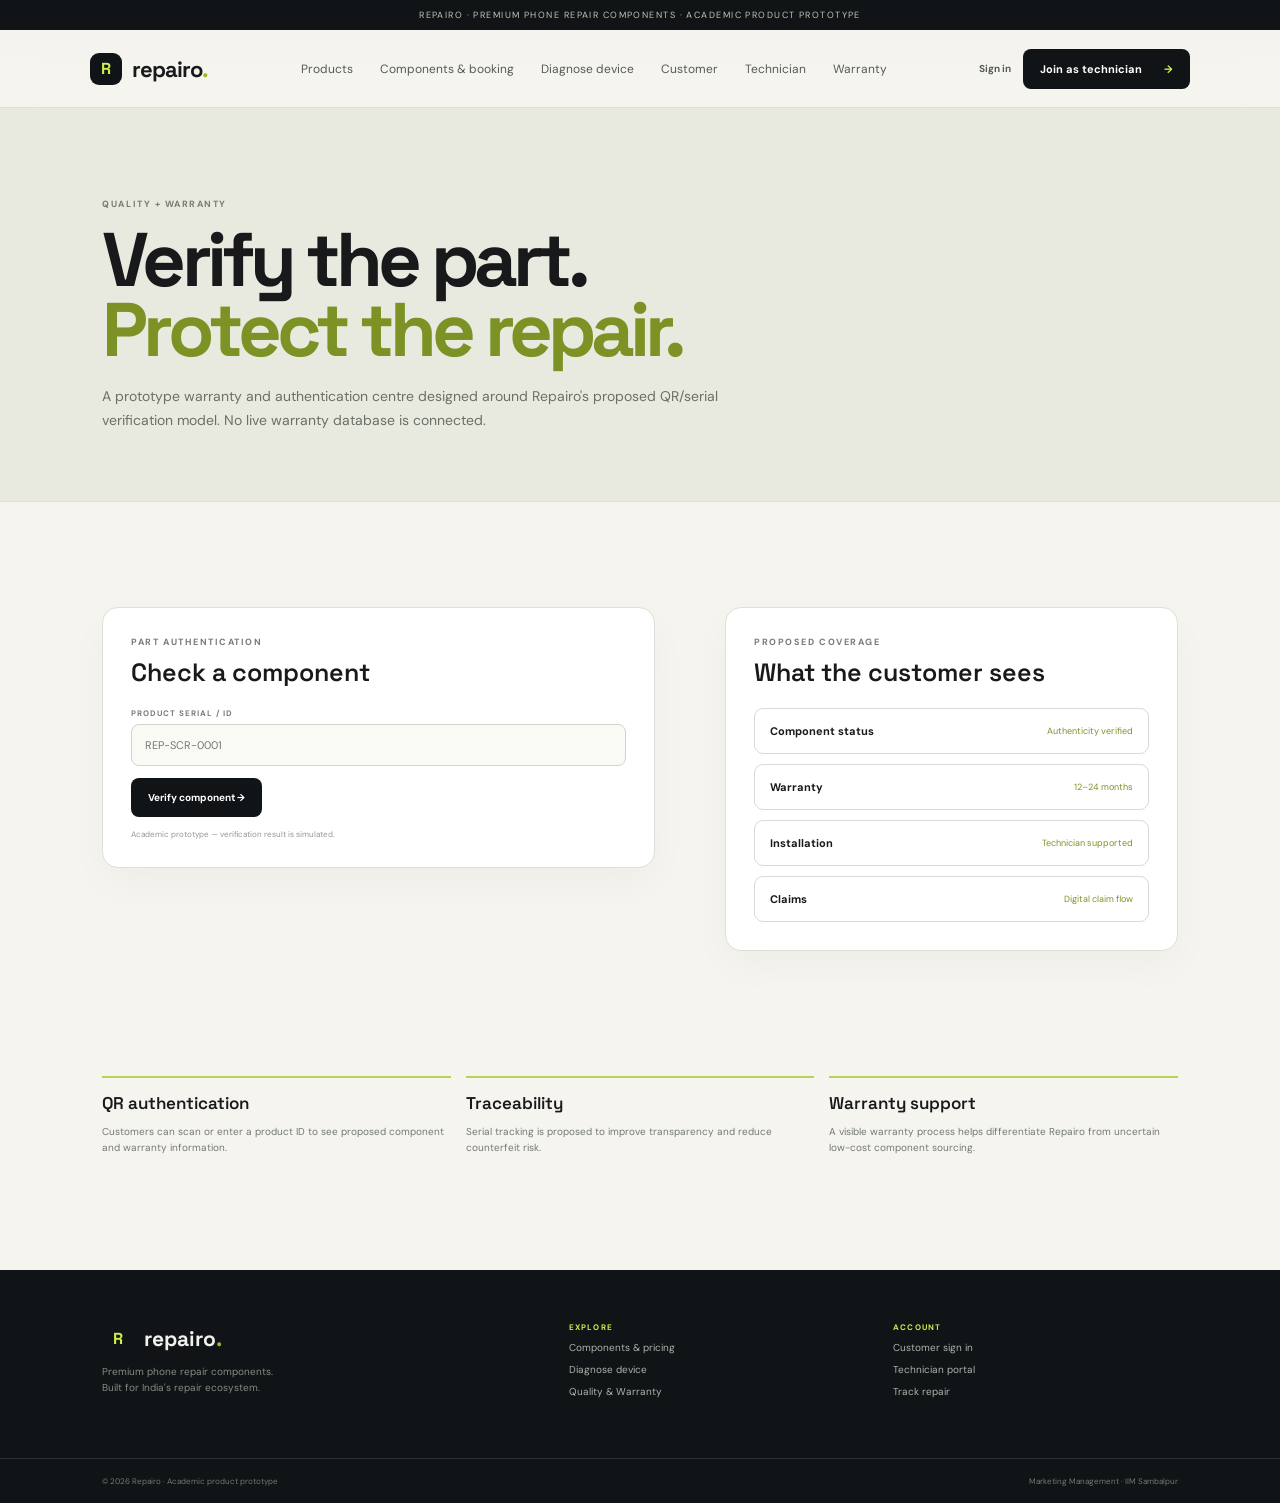
<file: warranty - Copy.html>
<!DOCTYPE html><html lang="en"><head><meta charset="UTF-8"><meta name="viewport" content="width=device-width, initial-scale=1.0"><meta name="description" content="Repairo academic product prototype"><title>Warranty & Verification | Repairo</title><link rel="preconnect" href="https://fonts.googleapis.com"><link rel="preconnect" href="https://fonts.gstatic.com" crossorigin><link href="https://fonts.googleapis.com/css2?family=DM+Sans:wght@400;500;600;700&family=Space+Grotesk:wght@500;600;700&display=swap" rel="stylesheet"><link rel="stylesheet" href="style.css"></head><body><div class="topbar">REPAIRO · PREMIUM PHONE REPAIR COMPONENTS · ACADEMIC PRODUCT PROTOTYPE</div><header class="navbar"><a class="logo" href="index.html"><span class="logo-box">R</span><span>repairo<span class="lime">.</span></span></a><nav id="nav"><a href="index.html#products">Products</a><a href="components.html">Components & booking</a><a href="diagnose.html">Diagnose device</a><a href="customer.html">Customer</a><a href="technician.html">Technician</a><a href="warranty.html">Warranty</a></nav><div class="nav-actions"><a class="nav-login" href="customer.html">Sign in</a><a class="nav-button" href="technician.html">Join as technician <b>→</b></a></div><button class="hamburger" id="hamburger">☰</button></header><main><section class="inner-hero"><div class="eyebrow">QUALITY + WARRANTY</div><h1>Verify the part.<br><span>Protect the repair.</span></h1><p>A prototype warranty and authentication centre designed around Repairo's proposed QR/serial verification model. No live warranty database is connected.</p></section><section class="section"><div class="page-grid"><div class="panel"><div class="eyebrow">PART AUTHENTICATION</div><h3>Check a component</h3><form id="warranty-form"><div class="field"><label>PRODUCT SERIAL / ID</label><input id="warranty-id" required placeholder="REP-SCR-0001"></div><button class="submit" style="margin-top:12px" type="submit">Verify component →</button></form><div id="warranty-result" class="result-box"></div><small style="display:block;color:#92978f;font-size:8px;margin-top:12px">Academic prototype — verification result is simulated.</small></div><div class="panel"><div class="eyebrow">PROPOSED COVERAGE</div><h3>What the customer sees</h3><div class="service-list"><div class="service-item"><b>Component status</b><span>Authenticity verified</span></div><div class="service-item"><b>Warranty</b><span>12–24 months</span></div><div class="service-item"><b>Installation</b><span>Technician supported</span></div><div class="service-item"><b>Claims</b><span>Digital claim flow</span></div></div></div></div></section><section class="section" style="padding-top:20px"><div class="info-cards"><div class="info-card"><b>QR authentication</b><p>Customers can scan or enter a product ID to see proposed component and warranty information.</p></div><div class="info-card"><b>Traceability</b><p>Serial tracking is proposed to improve transparency and reduce counterfeit risk.</p></div><div class="info-card"><b>Warranty support</b><p>A visible warranty process helps differentiate Repairo from uncertain low-cost component sourcing.</p></div></div></section></main><footer><div class="footer-main"><div class="footer-brand"><span class="logo-box">R</span><strong>repairo<span class="lime">.</span></strong><p>Premium phone repair components.<br>Built for India's repair ecosystem.</p></div><div class="footer-column"><b>EXPLORE</b><a href="components.html">Components & pricing</a><a href="diagnose.html">Diagnose device</a><a href="warranty.html">Quality & Warranty</a></div><div class="footer-column"><b>ACCOUNT</b><a href="customer.html">Customer sign in</a><a href="technician.html">Technician portal</a><a href="track.html">Track repair</a></div></div><div class="footer-bottom"><span>© 2026 Repairo · Academic product prototype</span><span>Marketing Management · IIM Sambalpur</span></div></footer><script src="script.js"></script></body></html>
</file>
<file: style.css>
:root{--black:#111416;--text:#17191b;--muted:#70756f;--paper:#f5f4ef;--line:#dedfd8;--lime:#c9f04b;--olive:#78911f;--dark:#111416;--pale:#e3edc8}*{box-sizing:border-box}html{scroll-behavior:smooth}body{margin:0;background:var(--paper);color:var(--text);font-family:"DM Sans",sans-serif}a{text-decoration:none;color:inherit}button,input,select{font:inherit}.topbar{height:30px;background:var(--black);color:#bfc4bd;display:grid;place-items:center;font-size:9px;letter-spacing:.16em}.navbar{height:78px;padding:0 7vw;display:flex;align-items:center;justify-content:space-between;border-bottom:1px solid var(--line);position:sticky;top:0;z-index:30;background:rgba(245,244,239,.92);backdrop-filter:blur(16px)}.logo{display:flex;align-items:center;gap:10px;font:700 22px "Space Grotesk";letter-spacing:-.04em}.logo-box{width:32px;height:32px;background:var(--black);color:var(--lime);border-radius:9px;display:grid;place-items:center;font:700 16px "Space Grotesk"}.lime{color:#98bc28}.navbar nav{display:flex;gap:27px;font-size:12px;color:#555a55}.navbar nav a:hover{color:#000}.nav-button,.button{border-radius:8px;padding:13px 17px;font-size:11px;font-weight:700;display:inline-flex;justify-content:space-between;align-items:center;gap:22px}.nav-button{background:var(--black);color:#fff}.nav-button b,.button b{color:var(--lime)}.hamburger{display:none;border:0;background:none;font-size:22px}.hero{min-height:650px;display:grid;grid-template-columns:1fr 1fr;gap:40px;padding:85px 8vw 70px;overflow:hidden}.hero-content{align-self:center}.eyebrow{font-size:9px;letter-spacing:.17em;font-weight:700;color:#767b74}.live-dot{width:7px;height:7px;display:inline-block;border-radius:50%;background:var(--lime);margin-right:7px}.hero h1{font:700 clamp(55px,7vw,91px)/.9 "Space Grotesk";letter-spacing:-.07em;margin:24px 0}.hero h1 span{color:#778d25}.hero-content>p{font-size:16px;line-height:1.65;color:#646965;max-width:580px}.actions{display:flex;gap:10px;margin:29px 0 18px}.button.dark{background:var(--black);color:#fff}.button.light{border:1px solid #cdd0c8}.mini-proof{display:flex;gap:18px;font-size:10px;color:#777c76}.mini-proof span:before{content:"";color:#758c24}.hero-visual{min-height:480px;position:relative;display:grid;place-items:center}.glow{width:390px;height:390px;background:var(--lime);opacity:.22;border-radius:50%;position:absolute;filter:blur(2px)}.phone{width:245px;height:465px;background:#080a0b;border-radius:39px;padding:9px;transform:rotate(7deg);box-shadow:30px 35px 80px #0003;z-index:2}.phone-screen{height:100%;border-radius:32px;background:radial-gradient(circle at 50% 35%,#566a16,#161c0e 37%,#0b0d0b 75%);padding:24px 18px;color:#d9ef78;display:flex;flex-direction:column;justify-content:space-between}.phone-camera{position:absolute;z-index:4;width:75px;height:22px;border-radius:20px;background:#090a0b;margin-top:12px}.phone-status,.phone-footer{display:flex;justify-content:space-between;font-size:7px;letter-spacing:.13em}.scan{text-align:center;display:grid;place-items:center;gap:17px}.scan-circle{width:105px;height:105px;border:1px solid var(--lime);border-radius:50%;box-shadow:0 0 0 17px #c9f04b08,0 0 50px #c9f04b33}.scan strong{font:700 25px/1 "Space Grotesk";letter-spacing:.07em}.scan small{font-size:7px;letter-spacing:.15em}.float-card{position:absolute;background:#fffffff2;border:1px solid #e0e1da;border-radius:11px;padding:12px;display:flex;gap:9px;align-items:center;box-shadow:0 18px 45px #00000012;z-index:5}.float-card small{display:block;font-size:7px;letter-spacing:.12em;color:#858a83}.float-card strong{display:block;font-size:11px;margin-top:3px}.icon{width:28px;height:28px;background:#edf5d5;border-radius:8px;display:grid;place-items:center;color:#657d16}.card-one{left:0;top:20%}.card-two{right:0;bottom:18%}.metrics{background:var(--black);color:#fff;padding:27px 8vw;display:grid;grid-template-columns:repeat(4,1fr)}.metrics div{border-right:1px solid #35393a;padding:3px 25px}.metrics div:first-child{padding-left:0}.metrics div:last-child{border:0}.metrics strong{font:600 27px "Space Grotesk";color:var(--lime);display:block}.metrics span{font-size:10px;color:#a9aea8;display:block;line-height:1.4;margin-top:4px}.section{padding:105px 8vw}.section-heading{display:flex;justify-content:space-between;align-items:end;gap:50px;margin-bottom:45px}.section-heading h2{font:700 clamp(43px,5vw,66px)/.95 "Space Grotesk";letter-spacing:-.06em;margin:13px 0 0}.section-heading h2 span,.position-card h2 span,.purpose span,.trust h2 span,.benefits h3 span,.partner h2 span{color:#7b9225}.section-heading>p{max-width:370px;font-size:13px;line-height:1.7;color:#6a706b;margin:0}.products{display:grid;grid-template-columns:1.35fr 1fr 1fr;gap:17px}.product{background:#e9e9e3;border:1px solid #dedfd8;border-radius:15px;overflow:hidden;cursor:pointer;transition:.25s}.product:hover{transform:translateY(-5px);box-shadow:0 20px 50px #00000012}.product:first-child{grid-row:span 2}.product-art{height:235px;display:grid;place-items:center;position:relative}.featured .product-art{height:520px}.display-art{background:#dadbd4}.display-art label{position:absolute;left:22px;top:20px;font-size:8px;letter-spacing:.14em;font-weight:700}.display{height:305px;width:170px;border:7px solid #272a2b;border-radius:25px;background:linear-gradient(145deg,#637725,#11160b 52%,#34421a);transform:rotate(12deg);box-shadow:25px 30px 55px #0003}.battery-art{background:#dce5c6}.battery{width:80px;height:145px;border:5px solid #1e2122;border-radius:13px;display:grid;place-items:center;font-size:28px;transform:rotate(-8deg)}.port-art{background:#e0ddd4}.charging-port{width:155px;height:70px;border:6px solid #222;border-radius:40px;position:relative}.charging-port:after{content:"";position:absolute;width:55px;height:24px;background:#222;left:44px;top:17px;border-radius:9px}.camera-art{background:#d6d9d1}.camera-lens{width:95px;height:95px;border:11px solid #242627;border-radius:50%;box-shadow:inset 0 0 0 11px #687517,0 20px 35px #0003}.camera-lens.small{width:50px;height:50px;border-width:7px;position:absolute;margin:100px 0 0 115px}.product-copy{padding:18px 19px;display:flex;justify-content:space-between;gap:15px}.product-copy small{font-size:7px;letter-spacing:.13em;color:#7d827c;font-weight:700}.product-copy h3{font:600 19px "Space Grotesk";margin:7px 0 3px}.product-copy p{font-size:10px;color:#737873;margin:0}.product-copy button{width:34px;height:34px;flex:none;border:1px solid #c9cbc4;border-radius:50%;background:#f4f3ee;cursor:pointer}.how{background:#eeede7}.steps{display:grid;grid-template-columns:repeat(4,1fr);border-top:1px solid #d2d3cc}.step{padding:25px 22px 15px;border-right:1px solid #d2d3cc;min-height:250px}.step:first-child{padding-left:0}.step:last-child{border:0}.step>span{font-size:9px;color:#819524;font-weight:700}.step-icon{width:48px;height:48px;border-radius:13px;background:#dfeac1;display:grid;place-items:center;font-size:22px;margin:28px 0 19px}.step h3{font:600 20px "Space Grotesk";margin:0 0 7px}.step p{font-size:11px;line-height:1.55;color:#727770;max-width:220px}.trust{background:var(--dark);color:#f7f7f1;padding:105px 8vw;display:grid;grid-template-columns:1.05fr .95fr;gap:100px}.trust h2{font:700 clamp(43px,5vw,66px)/.95 "Space Grotesk";letter-spacing:-.06em;margin:14px 0}.trust-copy>p{color:#9da29d;line-height:1.7;font-size:13px;max-width:600px}.trust-list{margin-top:35px}.trust-list>div{display:flex;gap:18px;padding:17px 0;border-top:1px solid #303435}.trust-list b{font-size:9px;color:var(--lime)}.trust-list span{font-size:11px;color:#aeb3ac}.trust-list strong{color:#fff;margin-right:8px}.verify-box{background:#f1f1ea;color:#17191a;border-radius:17px;padding:25px;align-self:center;box-shadow:0 25px 70px #0004}.verify-head{display:flex;justify-content:space-between;font-size:8px;letter-spacing:.12em}.verify-head span{color:#71841f}.qr{height:210px;border:1px solid #d7d8d1;background:#fafaf5;margin:23px 0;display:grid;place-items:center;position:relative}.qr-pattern{width:115px;height:115px;opacity:.17;background:repeating-linear-gradient(90deg,#111 0 5px,transparent 5px 10px),repeating-linear-gradient(0deg,#111 0 5px,transparent 5px 10px)}.qr>span{position:absolute;font-size:8px;text-align:center;letter-spacing:.13em}.verify-box label{font-size:8px;color:#777c75;display:block;margin-bottom:6px}.verify-input{display:flex;border:1px solid #cfd1c9;border-radius:7px;overflow:hidden;background:#fff}.verify-input input{border:0;outline:0;flex:1;padding:12px;font-size:11px;min-width:0}.verify-input button{border:0;background:var(--black);color:var(--lime);padding:0 17px;font-size:10px;font-weight:700;cursor:pointer}.verify-box #verify-result{min-height:0;margin-top:10px;font-size:10px}.note{display:block;color:#92978f;font-size:8px;margin-top:11px}.tech-grid{display:grid;grid-template-columns:1.2fr .8fr;gap:70px;align-items:center}.dashboard{background:#181b1c;border-radius:17px;color:#f1f2ed;padding:24px;box-shadow:0 22px 55px #00000013}.dash-nav{display:flex;justify-content:space-between;align-items:center;font:600 14px "Space Grotesk"}.avatar{width:31px;height:31px;border-radius:50%;background:#dcebb3;color:#40510f;display:grid;place-items:center;font-size:9px}.dash-welcome{margin:40px 0 22px}.dash-welcome small{font-size:7px;letter-spacing:.15em;color:#8e948d}.dash-welcome h3{font:600 23px "Space Grotesk";margin:7px 0}.dash-cards{display:grid;grid-template-columns:repeat(3,1fr);gap:9px}.dash-cards div{background:#242829;border-radius:8px;padding:14px}.dash-cards small{font-size:7px;color:#929891;display:block}.dash-cards strong{font:600 24px "Space Grotesk";display:block;margin:9px 0 2px}.dash-cards em{font-size:7px;color:#b7cf5a;font-style:normal}.recent{background:#242829;padding:14px;border-radius:8px;margin-top:10px}.recent div{display:flex;align-items:center;gap:7px;font-size:9px}.recent div span:last-child{margin-left:auto;color:var(--lime)}.recent small{display:block;color:#8f958f;font-size:8px;margin-top:7px}.green{width:6px;height:6px;border-radius:50%;background:var(--lime)}.benefits h3{font:600 31px/1 "Space Grotesk";letter-spacing:-.04em;margin:13px 0 27px}.benefit{display:flex;gap:17px;border-top:1px solid #d3d4ce;padding:15px 0}.benefit>b{font-size:8px;color:#809523}.benefit strong{font-size:12px}.benefit p{font-size:10px;color:#70756f;margin:4px 0}.positioning{display:grid;grid-template-columns:1.1fr .9fr;gap:90px}.position-card h2{font:700 54px/.96 "Space Grotesk";letter-spacing:-.06em;margin:14px 0}.position-card>p{font-size:13px;line-height:1.7;color:#6c716c;max-width:560px}.map{height:300px;border-left:1px solid #a2a69e;border-bottom:1px solid #a2a69e;position:relative;margin:40px 25px 0}.quality-axis,.price-axis{position:absolute;font-size:7px;color:#858a82;letter-spacing:.13em;font-style:normal}.quality-axis{left:-18px;top:2px;transform:rotate(-90deg);transform-origin:top left}.price-axis{right:0;bottom:-23px}.bubble{position:absolute;border-radius:50%;display:grid;place-items:center;text-align:center;font-size:8px;font-weight:700}.low{width:80px;height:80px;left:12%;bottom:18%;background:#d8dad4}.oem{width:105px;height:105px;right:9%;top:8%;background:#c1c5bf}.repairo{width:122px;height:122px;left:43%;top:36%;background:var(--lime);box-shadow:0 0 0 9px #c9f04b26}.repairo small{font-size:5px;margin-top:-20px}.purpose{align-self:center}.purpose blockquote{font:500 25px/1.28 "Space Grotesk";letter-spacing:-.03em;margin:20px 0}.purpose p{font-size:12px;color:#747a73;line-height:1.7}.divider{height:1px;background:#d4d5cf;margin:42px 0}.partner{background:#dfedc2;padding:90px 8vw;display:grid;grid-template-columns:1fr 1fr;gap:80px}.partner h2{font:700 56px/.95 "Space Grotesk";letter-spacing:-.06em;margin:14px 0}.partner p{font-size:12px;color:#6c7369}.partner form{display:grid;grid-template-columns:1fr 1fr;gap:11px;align-content:center}.partner input,.partner select{border:1px solid #c2cda9;background:#f9faf4aa;border-radius:7px;padding:13px;outline:0;font-size:11px}.partner form .button{border:0;cursor:pointer}.partner #form-message{grid-column:1/-1;font-size:10px;color:#587019}.footer-main{background:#111416;color:#f1f2ed;padding:52px 8vw;display:grid;grid-template-columns:1.5fr 1fr 1fr;gap:40px}.footer-brand{display:grid;grid-template-columns:auto 1fr;gap:0 10px;align-items:center}.footer-brand strong{font:700 21px "Space Grotesk"}.footer-brand p{grid-column:1/-1;color:#858b84;font-size:10px;line-height:1.6}.footer-column{display:grid;gap:9px;align-content:start}.footer-column b{font-size:8px;letter-spacing:.14em;color:var(--lime)}.footer-column a{font-size:10px;color:#aeb3ac}.footer-bottom{background:#111416;border-top:1px solid #2b3031;color:#737972;padding:17px 8vw;display:flex;justify-content:space-between;font-size:8px}.modal{position:fixed;inset:0;z-index:100;display:grid;place-items:center}.hidden{display:none}.backdrop{position:absolute;inset:0;background:#0009;backdrop-filter:blur(5px)}.modal-box{position:relative;width:min(520px,90vw);background:#f5f4ee;border-radius:16px;padding:38px}.modal-box h2{font:700 42px "Space Grotesk";letter-spacing:-.05em;margin:14px 0}.modal-box p{font-size:12px;color:#686e68;line-height:1.7}.modal-box #close{position:absolute;right:17px;top:12px;background:none;border:0;font-size:27px;cursor:pointer}.pills{display:flex;gap:7px;flex-wrap:wrap;margin:20px 0}.pills span{background:#e4edcb;border-radius:20px;padding:7px 10px;font-size:8px}
@media(max-width:900px){.navbar nav,.nav-button{display:none}.hamburger{display:block}.navbar nav.mobile-open{display:flex;position:absolute;left:0;right:0;top:78px;padding:20px 7vw;background:var(--paper);flex-direction:column;border-bottom:1px solid var(--line)}.hero{grid-template-columns:1fr;padding-top:60px}.hero-visual{margin-top:10px}.metrics{grid-template-columns:1fr 1fr;gap:18px}.metrics div{border:0;padding:5px 0}.products{grid-template-columns:1fr 1fr}.product:first-child{grid-column:1/-1;grid-row:auto}.featured .product-art{height:360px}.steps{grid-template-columns:1fr 1fr}.step:nth-child(2){border-right:0}.trust,.tech-grid,.positioning,.partner{grid-template-columns:1fr;gap:50px}.section-heading{display:block}.section-heading>p{margin-top:20px}.footer-main{grid-template-columns:1fr 1fr}.footer-brand{grid-column:1/-1}}@media(max-width:560px){.topbar{font-size:7px}.hero{padding:55px 6vw}.hero h1{font-size:53px}.hero-visual{transform:scale(.88);margin:-15px -20px}.mini-proof{flex-wrap:wrap}.metrics{grid-template-columns:1fr;padding:22px 7vw}.section,.trust{padding:75px 6vw}.products{grid-template-columns:1fr}.product:first-child{grid-column:auto}.featured .product-art{height:340px}.steps{grid-template-columns:1fr}.step{border-right:0;border-bottom:1px solid #d2d3cc;padding-left:0}.dash-cards{grid-template-columns:1fr}.partner{padding:70px 6vw}.partner form{grid-template-columns:1fr}.partner #form-message{grid-column:auto}.footer-main{grid-template-columns:1fr;padding:45px 7vw}.footer-bottom{display:block;line-height:2;padding:15px 7vw}.position-card h2,.partner h2{font-size:44px}}
.nav-actions{display:flex;align-items:center;gap:12px}.nav-login{font-size:10px;font-weight:700;color:#555a55}.quick-tools{display:grid;grid-template-columns:repeat(3,1fr);background:#e7eadf;border-top:1px solid #d6d8cf;border-bottom:1px solid #d6d8cf}.quick-tools a{display:flex;align-items:center;gap:15px;padding:23px 8vw 23px 4vw;border-right:1px solid #d2d5cb}.quick-tools a:first-child{padding-left:8vw}.quick-tools a:last-child{border:0}.quick-tools span{font-size:8px;color:#7e9326;font-weight:700}.quick-tools b{font:600 14px "Space Grotesk";display:block}.quick-tools small{font-size:9px;color:#737970;display:block;margin-top:3px}.quick-tools strong{margin-left:auto;font-size:17px;color:#7d9225}@media(max-width:900px){.nav-actions{display:none}.quick-tools{grid-template-columns:1fr}.quick-tools a,.quick-tools a:first-child{padding:17px 7vw;border-right:0;border-bottom:1px solid #d2d5cb}.quick-tools a:last-child{border-bottom:0}}
/* Inner product/service pages */
.inner-hero{padding:90px 8vw 55px;background:#e9eadf;border-bottom:1px solid var(--line)}.inner-hero .eyebrow{margin-bottom:15px}.inner-hero h1{font:700 clamp(48px,7vw,76px)/.92 "Space Grotesk";letter-spacing:-.065em;margin:0;max-width:900px}.inner-hero h1 span{color:#7c9225}.inner-hero p{max-width:650px;color:#697069;font-size:14px;line-height:1.7;margin-top:20px}.page-grid{display:grid;grid-template-columns:1.1fr .9fr;gap:70px;align-items:start}.panel{background:#fff;border:1px solid #dedfd8;border-radius:16px;padding:28px;box-shadow:0 15px 40px #00000008}.panel h3{font:600 25px "Space Grotesk";margin:8px 0 20px}.form-grid{display:grid;grid-template-columns:1fr 1fr;gap:12px}.field{display:grid;gap:6px}.field.full{grid-column:1/-1}.field label{font-size:8px;letter-spacing:.12em;font-weight:700;color:#777d75}.field input,.field select{border:1px solid #d2d4cc;background:#fafaf5;border-radius:8px;padding:13px;outline:0;font-size:11px}.submit{border:0;background:var(--black);color:#fff;border-radius:8px;padding:13px 17px;font-size:10px;font-weight:700;cursor:pointer}.result-box{margin-top:15px;border-radius:9px;background:#edf3dc;padding:13px;font-size:10px;color:#586b19;display:none}.result-box.show{display:block}.choice-grid{display:grid;grid-template-columns:1fr 1fr;gap:10px}.choice{border:1px solid #d6d8d0;background:#fafaf6;border-radius:10px;padding:16px;cursor:pointer;text-align:left}.choice.active{border-color:#91aa2a;background:#edf3da}.choice b{display:block;font:600 14px "Space Grotesk"}.choice small{display:block;color:#777d76;font-size:9px;line-height:1.5;margin-top:4px}.diagnose-step{display:none}.diagnose-step.active{display:block}.progress{height:5px;background:#e2e3dc;border-radius:10px;margin:18px 0 25px}.progress i{display:block;height:100%;width:25%;background:var(--lime);border-radius:10px;transition:.25s}.diagnosis-card{background:var(--black);color:#fff;border-radius:16px;padding:30px}.diagnosis-card .score{font:600 52px "Space Grotesk";color:var(--lime)}.diagnosis-card p{color:#aab0a9;font-size:11px;line-height:1.6}.service-list{display:grid;gap:10px}.service-item{display:flex;justify-content:space-between;align-items:center;padding:15px;border:1px solid #d9dad3;border-radius:9px}.service-item b{font-size:11px}.service-item span{font-size:9px;color:#7d9225}.timeline{display:grid;gap:0}.timeline-item{display:grid;grid-template-columns:25px 1fr;gap:15px;padding-bottom:24px}.timeline-dot{width:13px;height:13px;background:#c9f04b;border-radius:50%;margin-top:3px;box-shadow:0 0 0 4px #e7efcf}.timeline-item:not(:last-child) .timeline-dot:after{content:"";display:block;width:1px;height:60px;background:#cfd2c7;margin:13px 0 0 6px}.timeline-item b{font-size:11px}.timeline-item small{display:block;color:#777d76;font-size:9px;margin-top:3px}.role-tabs{display:flex;gap:7px;margin-bottom:20px}.role-tab{border:1px solid #d2d4cc;background:#f7f7f2;border-radius:20px;padding:8px 12px;font-size:9px;font-weight:700;cursor:pointer}.role-tab.active{background:var(--black);color:var(--lime);border-color:var(--black)}.info-cards{display:grid;grid-template-columns:repeat(3,1fr);gap:15px}.info-card{border-top:2px solid #b8d35b;padding-top:14px}.info-card b{font:600 17px "Space Grotesk"}.info-card p{font-size:10px;color:#737971;line-height:1.55}.back-link{font-size:10px;font-weight:700;color:#677d17;display:inline-block;margin-top:18px}@media(max-width:900px){.page-grid{grid-template-columns:1fr;gap:30px}.info-cards{grid-template-columns:1fr}.inner-hero{padding:65px 6vw 45px}}@media(max-width:560px){.form-grid,.choice-grid{grid-template-columns:1fr}.field.full{grid-column:auto}}
.nav-actions{display:flex;align-items:center;gap:12px}.nav-login{font-size:10px;font-weight:700;color:#555a55}.quick-tools{display:grid;grid-template-columns:repeat(3,1fr);background:#e7eadf;border-top:1px solid #d6d8cf;border-bottom:1px solid #d6d8cf}.quick-tools a{display:flex;align-items:center;gap:15px;padding:23px 8vw 23px 4vw;border-right:1px solid #d2d5cb}.quick-tools a:first-child{padding-left:8vw}.quick-tools a:last-child{border:0}.quick-tools span{font-size:8px;color:#7e9326;font-weight:700}.quick-tools b{font:600 14px "Space Grotesk";display:block}.quick-tools small{font-size:9px;color:#737970;display:block;margin-top:3px}.quick-tools strong{margin-left:auto;font-size:17px;color:#7d9225}@media(max-width:900px){.nav-actions{display:none}.quick-tools{grid-template-columns:1fr}.quick-tools a,.quick-tools a:first-child{padding:17px 7vw;border-right:0;border-bottom:1px solid #d2d5cb}.quick-tools a:last-child{border-bottom:0}}
.inner-hero{padding:90px 8vw 55px;background:#e9eadf;border-bottom:1px solid var(--line)}.inner-hero .eyebrow{margin-bottom:15px}.inner-hero h1{font:700 clamp(48px,7vw,76px)/.92 "Space Grotesk";letter-spacing:-.065em;margin:0;max-width:900px}.inner-hero h1 span{color:#7c9225}.inner-hero p{max-width:650px;color:#697069;font-size:14px;line-height:1.7;margin-top:20px}.page-grid{display:grid;grid-template-columns:1.1fr .9fr;gap:70px;align-items:start}.panel{background:#fff;border:1px solid #dedfd8;border-radius:16px;padding:28px;box-shadow:0 15px 40px #00000008}.panel h3{font:600 25px "Space Grotesk";margin:8px 0 20px}.form-grid{display:grid;grid-template-columns:1fr 1fr;gap:12px}.field{display:grid;gap:6px}.field.full{grid-column:1/-1}.field label{font-size:8px;letter-spacing:.12em;font-weight:700;color:#777d75}.field input,.field select{border:1px solid #d2d4cc;background:#fafaf5;border-radius:8px;padding:13px;outline:0;font-size:11px}.submit{border:0;background:var(--black);color:#fff;border-radius:8px;padding:13px 17px;font-size:10px;font-weight:700;cursor:pointer}.result-box{margin-top:15px;border-radius:9px;background:#edf3dc;padding:13px;font-size:10px;color:#586b19;display:none}.result-box.show{display:block}.choice-grid{display:grid;grid-template-columns:1fr 1fr;gap:10px}.choice{border:1px solid #d6d8d0;background:#fafaf6;border-radius:10px;padding:16px;cursor:pointer;text-align:left}.choice.active{border-color:#91aa2a;background:#edf3da}.choice b{display:block;font:600 14px "Space Grotesk"}.choice small{display:block;color:#777d76;font-size:9px;line-height:1.5;margin-top:4px}.diagnose-step{display:none}.diagnose-step.active{display:block}.progress{height:5px;background:#e2e3dc;border-radius:10px;margin:18px 0 25px}.progress i{display:block;height:100%;width:25%;background:var(--lime);border-radius:10px;transition:.25s}.diagnosis-card{background:var(--black);color:#fff;border-radius:16px;padding:30px}.diagnosis-card .score{font:600 52px "Space Grotesk";color:var(--lime)}.diagnosis-card p{color:#aab0a9;font-size:11px;line-height:1.6}.service-list{display:grid;gap:10px}.service-item{display:flex;justify-content:space-between;align-items:center;padding:15px;border:1px solid #d9dad3;border-radius:9px}.service-item b{font-size:11px}.service-item span{font-size:9px;color:#7d9225}.timeline{display:grid;gap:0}.timeline-item{display:grid;grid-template-columns:25px 1fr;gap:15px;padding-bottom:24px}.timeline-dot{width:13px;height:13px;background:#c9f04b;border-radius:50%;margin-top:3px;box-shadow:0 0 0 4px #e7efcf}.timeline-item:not(:last-child) .timeline-dot:after{content:"";display:block;width:1px;height:60px;background:#cfd2c7;margin:13px 0 0 6px}.timeline-item b{font-size:11px}.timeline-item small{display:block;color:#777d76;font-size:9px;margin-top:3px}.role-tabs{display:flex;gap:7px;margin-bottom:20px}.role-tab{border:1px solid #d2d4cc;background:#f7f7f2;border-radius:20px;padding:8px 12px;font-size:9px;font-weight:700;cursor:pointer}.role-tab.active{background:var(--black);color:var(--lime);border-color:var(--black)}.info-cards{display:grid;grid-template-columns:repeat(3,1fr);gap:15px}.info-card{border-top:2px solid #b8d35b;padding-top:14px}.info-card b{font:600 17px "Space Grotesk"}.info-card p{font-size:10px;color:#737971;line-height:1.55}.back-link{font-size:10px;font-weight:700;color:#677d17;display:inline-block;margin-top:18px}@media(max-width:900px){.page-grid{grid-template-columns:1fr;gap:30px}.info-cards{grid-template-columns:1fr}.inner-hero{padding:65px 6vw 45px}}@media(max-width:560px){.form-grid,.choice-grid{grid-template-columns:1fr}.field.full{grid-column:auto}}

/* ============================================================================
   REPAIRO v4 — Components, cart, checkout, tracking & admin additions
   ============================================================================ */
:root{--amber:#b9772f;--amber-bg:#f3e6d0;--blue:#4d6d8c;--blue-bg:#dde6ec;--red:#a83f34;--red-bg:#f3dcd8}

/* Price teaser on homepage product cards */
.price-teaser{display:inline-block;margin-top:8px;font-size:9px;font-weight:700;letter-spacing:.06em;background:var(--pale);color:#4a5c12;border-radius:20px;padding:5px 10px}
.nav-current{color:#111!important;font-weight:700}

/* Catalog page */
.catalog-tabs{display:flex;gap:8px;flex-wrap:wrap;margin-bottom:35px}
.cat-tab{border:1px solid var(--line);background:#fff;border-radius:20px;padding:9px 15px;font-size:10px;font-weight:700;cursor:pointer;color:#555a55}
.cat-tab.active{background:var(--black);color:var(--lime);border-color:var(--black)}
.catalog-category{margin-bottom:45px}
.catalog-category-head{display:flex;gap:15px;align-items:center;margin-bottom:20px}
.catalog-category-head .cat-icon{font-size:26px;width:50px;height:50px;border-radius:12px;background:var(--pale);display:grid;place-items:center;flex:none}
.catalog-category-head h3{font:600 22px "Space Grotesk";margin:0 0 3px}
.catalog-category-head p{font-size:11px;color:#70756f;margin:0}
.cat-items{display:grid;grid-template-columns:repeat(auto-fill,minmax(300px,1fr));gap:16px}
.cat-item{background:#fff;border:1px solid var(--line);border-radius:14px;padding:18px}
.cat-item-head{margin-bottom:14px}
.cat-item-brand{font-size:8px;letter-spacing:.13em;font-weight:700;color:#7d9225}
.cat-item-head h4{font:600 15px "Space Grotesk";margin:4px 0 0}
.cat-item-tiers{display:grid;grid-template-columns:1fr 1fr;gap:10px}
.tier-box{border:1px solid var(--line);border-radius:10px;padding:12px;display:flex;flex-direction:column;gap:6px}
.tier-box.original{background:#f3f8e6;border-color:#d6e4ad}
.tier-box.duplicate{background:#f7f7f4}
.tier-label{font-size:9px;font-weight:700;letter-spacing:.04em}
.tier-label small{display:block;font-weight:500;color:#7d827c;font-size:8px;letter-spacing:0;margin-top:2px}
.tier-price{font:600 18px "Space Grotesk"}
.tier-warranty{font-size:9px;color:#70756f}
.tier-add{margin-top:4px;border:0;background:var(--black);color:var(--lime);border-radius:7px;padding:9px;font-size:9px;font-weight:700;cursor:pointer}
.tier-add:disabled{opacity:.6;cursor:default}
.tier-legend{display:grid;grid-template-columns:1fr 1fr;gap:20px;background:#eeede7;border-radius:14px;padding:22px}
.tier-legend b{display:block;font-size:11px;margin-bottom:4px}
.tier-legend span{font-size:10px;color:#6a706b;line-height:1.6}

/* Cart FAB + drawer */
.cart-fab{position:fixed;right:24px;bottom:24px;z-index:60;width:56px;height:56px;border-radius:50%;background:var(--black);color:var(--lime);border:0;font-size:20px;cursor:pointer;box-shadow:0 15px 35px #0004;display:grid;place-items:center}
.cart-fab-count{position:absolute;top:-4px;right:-4px;background:var(--lime);color:#111;font-size:9px;font-weight:700;border-radius:50%;width:19px;height:19px;display:grid;place-items:center}
.cart-backdrop{position:fixed;inset:0;background:#0007;z-index:69;opacity:0;pointer-events:none;transition:.2s}
.cart-backdrop.show{opacity:1;pointer-events:auto}
.cart-drawer{position:fixed;top:0;right:-380px;width:360px;height:100%;background:#fff;z-index:70;box-shadow:-20px 0 50px #0002;transition:.25s;display:flex;flex-direction:column;padding:22px}
.cart-drawer.open{right:0}
.cart-drawer-head{display:flex;justify-content:space-between;align-items:center;margin-bottom:18px}
.cart-drawer-head b{font:600 16px "Space Grotesk"}
.cart-drawer-head button{border:0;background:none;font-size:24px;cursor:pointer}
.cart-lines{flex:1;overflow-y:auto;display:flex;flex-direction:column;gap:12px}
.cart-line{display:grid;grid-template-columns:1fr auto auto;gap:10px;align-items:center;border-bottom:1px solid #eee;padding-bottom:10px}
.cart-line-info b{display:block;font-size:11px}
.cart-line-info small{color:#7d827c;font-size:9px}
.cart-line-qty{display:flex;align-items:center;gap:8px}
.qty-btn{width:22px;height:22px;border-radius:6px;border:1px solid var(--line);background:#f7f7f2;cursor:pointer;font-size:12px;line-height:1}
.cart-line-total{font-size:11px;font-weight:700;text-align:right}
.cart-drawer-foot{border-top:1px solid var(--line);padding-top:15px;margin-top:10px}
.cart-total-row,.summary-total-row{display:flex;justify-content:space-between;font-size:13px;margin:8px 0}
.summary-total-row strong{font:600 16px "Space Grotesk"}
.cart-checkout-link{display:flex;margin-top:10px}
.cart-checkout-link.disabled-link{opacity:.5;pointer-events:none}
.cart-empty{font-size:11px;color:#7d827c}

/* Checkout / payment tabs */
.pay-tabs{display:flex;gap:8px;flex-wrap:wrap;margin-top:6px}
.pay-tab{border:1px solid var(--line);background:#fafaf5;border-radius:8px;padding:10px 13px;font-size:10px;font-weight:700;cursor:pointer}
.pay-tab.active{background:var(--black);color:var(--lime);border-color:var(--black)}
.pay-panel{margin-top:14px;border:1px solid var(--line);border-radius:12px;padding:16px;background:#fafaf6}
.upi-box{display:flex;gap:16px}
.upi-box img{border-radius:8px;border:1px solid var(--line);background:#fff}
.upi-box-info p{font-size:11px;color:#5c615c;margin:0 0 8px}
.upi-id-row{display:flex;align-items:center;gap:8px;margin-bottom:10px}
.upi-id-row code{background:#fff;border:1px solid var(--line);border-radius:6px;padding:6px 9px;font-size:11px}
.upi-id-row button{border:0;background:var(--black);color:var(--lime);border-radius:6px;padding:6px 10px;font-size:9px;font-weight:700;cursor:pointer}
.confirm-check{display:flex;gap:7px;align-items:flex-start;font-size:10px;color:#5c615c;margin-top:12px}
.pay-note{font-size:10px;color:#70756f;line-height:1.6;margin:0 0 10px}
.success-panel{text-align:center;padding:45px}
.success-panel h2{font:700 40px "Space Grotesk";color:#4a5c12;margin:10px 0}
.success-actions{display:flex;gap:10px;justify-content:center;margin:20px 0}

/* Status badges */
.status-badge{display:inline-block;font-size:9px;font-weight:700;letter-spacing:.04em;border-radius:20px;padding:5px 11px;text-transform:uppercase}
.status-badge.pending{background:var(--amber-bg);color:var(--amber)}
.status-badge.confirmed{background:var(--blue-bg);color:var(--blue)}
.status-badge.in_progress{background:var(--pale);color:#5a7115}
.status-badge.completed{background:#111416;color:var(--lime)}
.status-badge.cancelled{background:var(--red-bg);color:var(--red)}

/* Technician admin panel */
.admin-toolbar{display:flex;gap:10px;margin-bottom:20px}
.admin-orders-list{display:grid;gap:12px}
.admin-order-row{background:#fff;border:1px solid var(--line);border-radius:14px;padding:18px;display:grid;grid-template-columns:1fr auto;gap:20px;align-items:start}
.admin-order-top{display:flex;align-items:center;gap:10px;margin-bottom:6px;font:600 14px "Space Grotesk"}
.admin-order-main>div{font-size:11px;color:#5c615c;margin-top:3px}
.admin-order-device{font-weight:600;color:#222!important}
.admin-order-total{font-weight:700;color:#111!important}
.admin-order-actions{display:flex;flex-direction:column;gap:8px;min-width:190px}
.admin-order-actions select{border:1px solid var(--line);border-radius:7px;padding:9px;font-size:10px;background:#fafaf5}
.admin-order-actions button{border:1px solid var(--line);background:#fafaf5;border-radius:7px;padding:9px;font-size:9px;font-weight:700;cursor:pointer}

@media(max-width:900px){
  .upi-box{flex-direction:column;align-items:center;text-align:center}
  .admin-order-row{grid-template-columns:1fr}
  .tier-legend{grid-template-columns:1fr}
  .cart-drawer{width:100%}
}
@media(max-width:560px){
  .cat-item-tiers{grid-template-columns:1fr}
}
</file>
